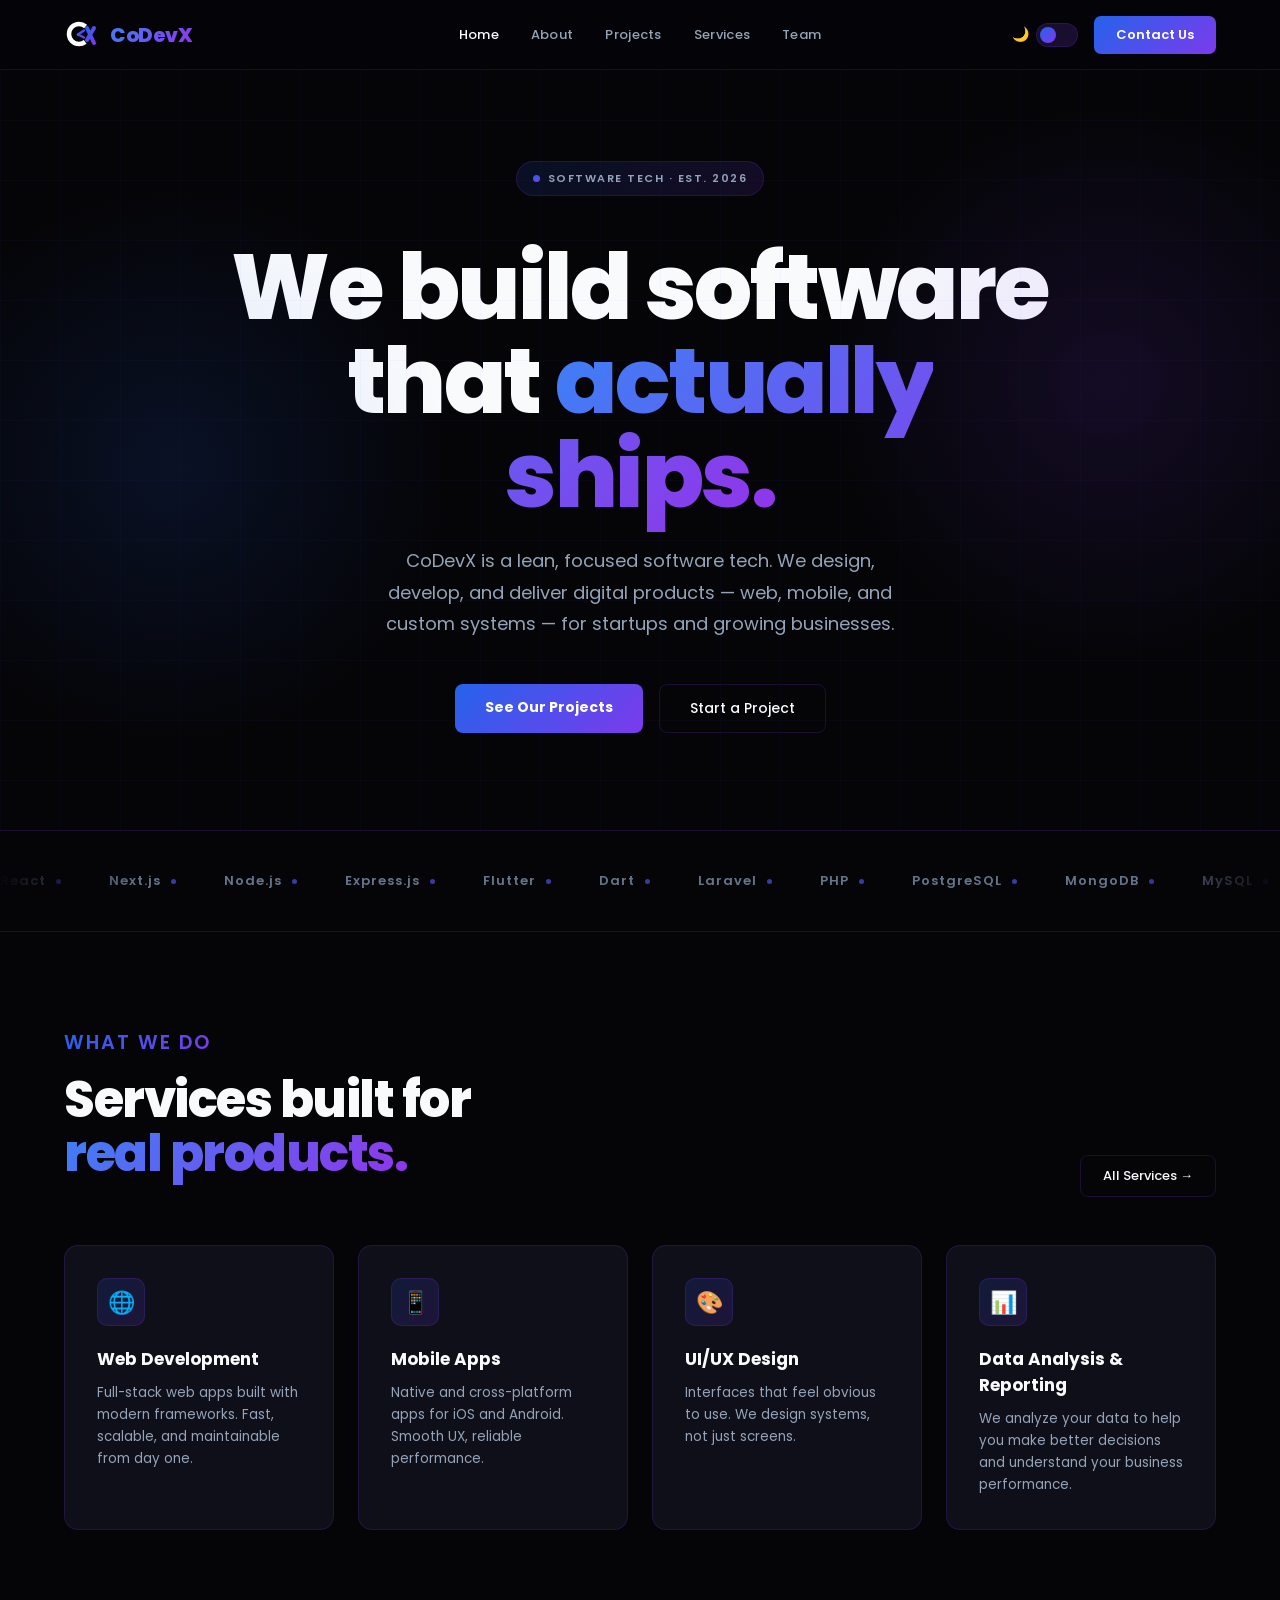
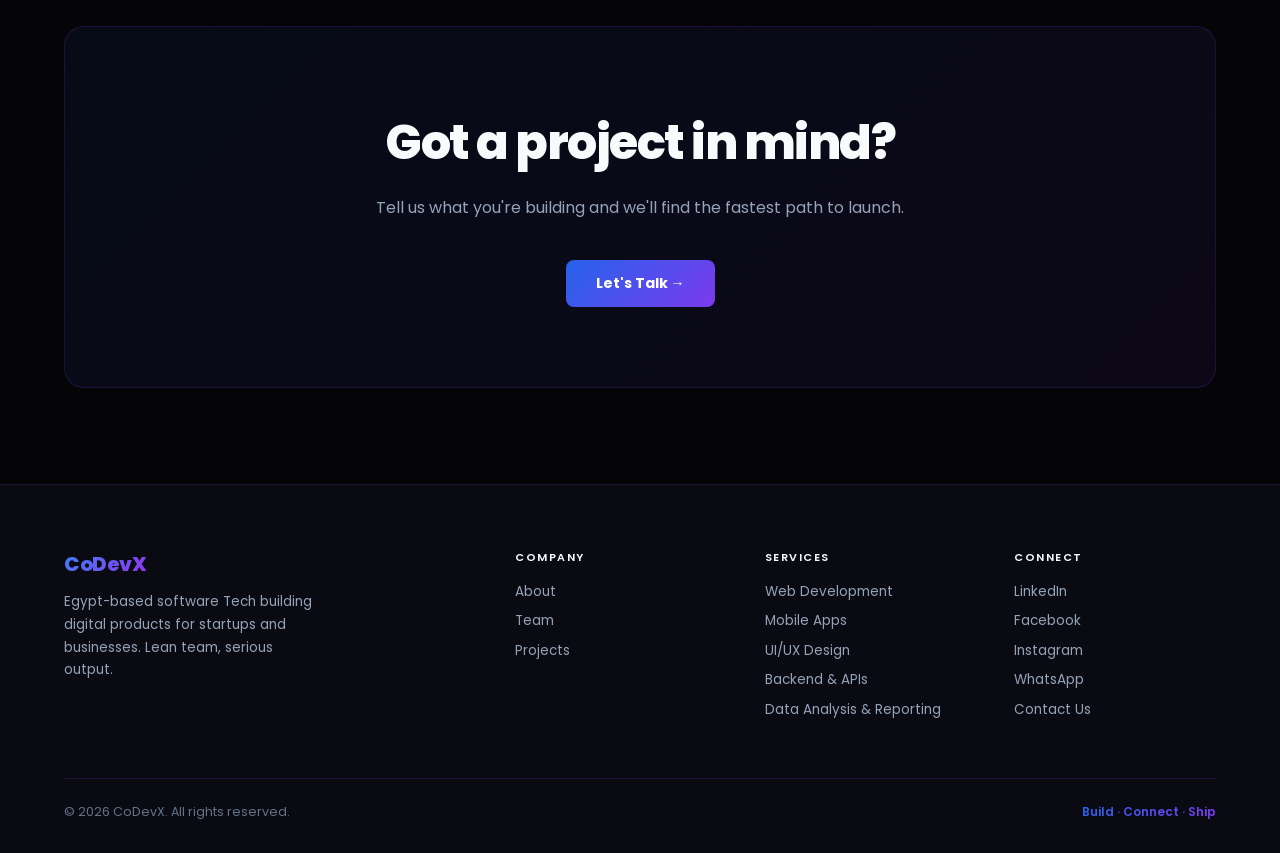
<file: index.html>
<!DOCTYPE html>
<html lang="en">
<head>
<meta charset="UTF-8"/>
<meta name="viewport" content="width=device-width,initial-scale=1"/>
<title>CoDevX — Software Tech</title>
<link rel="stylesheet" href="style.css"/>
<style>
/* HOME-SPECIFIC */
.hero{
  min-height:calc(100vh - 70px);
  padding-top:70px;
  display:flex;
  flex-direction:column;
  align-items:center;
  justify-content:center;
  text-align:center;
  padding-inline:5%;
  position:relative;
  overflow:hidden
}
.hero-glow-l{top:20%;left:-10%;background:radial-gradient(circle,rgba(37,99,235,.13) 0%,transparent 65%)}
.hero-glow-r{top:10%;right:-10%;background:radial-gradient(circle,rgba(124,58,237,.13) 0%,transparent 65%)}
.eyebrow{display:inline-flex;align-items:center;gap:8px;background:linear-gradient(135deg,rgba(37,99,235,.12),rgba(124,58,237,.12));border:1px solid var(--border);border-radius:20px;padding:8px 16px;font-size:11px;font-weight:600;color:var(--gray);letter-spacing:1.5px;text-transform:uppercase;margin-bottom:2.75rem;margin-top:2.75rem}
.eyebrow-dot{width:7px;height:7px;border-radius:50%;background:var(--grad);animation:pulse 2s infinite}
@keyframes pulse{0%,100%{opacity:1;transform:scale(1)}50%{opacity:.4;transform:scale(.7)}}
.hero h1{font-size:clamp(44px,7.5vw,92px);font-weight:800;line-height:1.02;letter-spacing:-2.5px;margin-bottom:1.5rem;max-width:860px}
.hero p{font-size:clamp(15px,2vw,18px);color:var(--gray);max-width:520px;line-height:1.75;margin-bottom:2.75rem}
.hero-btns{display:flex;gap:1rem;flex-wrap:wrap;justify-content:center}
.hero-stats{display:flex;gap:3rem;margin-top:5rem;flex-wrap:wrap;justify-content:center;padding-bottom:3rem}
.stat-num{font-size:38px;font-weight:800;background:var(--grad2);-webkit-background-clip:text;-webkit-text-fill-color:transparent;background-clip:text;line-height:1}
.stat-label{font-size:12px;color:var(--gray);margin-top:5px;letter-spacing:.5px}

/* MARQUEE */
.marquee-wrap{padding:2.5rem 0;border-top:1px solid var(--border);border-bottom:1px solid var(--border);overflow:hidden;position:relative}
.marquee-wrap::before,.marquee-wrap::after{content:'';position:absolute;top:0;width:140px;height:100%;z-index:2}
.marquee-wrap::before{left:0;background:linear-gradient(90deg,var(--bg),transparent)}
.marquee-wrap::after{right:0;background:linear-gradient(-90deg,var(--bg),transparent)}
.marquee-track{display:flex;gap:3rem;animation:scroll 22s linear infinite;width:max-content}
@keyframes scroll{from{transform:translateX(0)}to{transform:translateX(-50%)}}
.m-item{font-size:13px;font-weight:600;color:var(--gray2);letter-spacing:1px;white-space:nowrap;display:flex;align-items:center;gap:10px}
.m-dot{width:5px;height:5px;border-radius:50%;background:var(--grad);opacity:.7;flex-shrink:0}

/* SERVICES TEASER */
.services-grid{display:grid;grid-template-columns:repeat(auto-fit,minmax(260px,1fr));gap:1.5rem;margin-top:3rem}
.services-header{display:flex;justify-content:space-between;align-items:flex-end;flex-wrap:wrap;gap:1rem}

@media(max-width:768px){
  .hero h1{letter-spacing:-1.5px}
  .hero-stats{gap:1.75rem}
}
</style>
</head>
<body>

<main>
  <!-- HERO -->
  <div class="hero">
    <div class="grid-bg"></div>
    <div class="glow-blue glow-purple hero-glow-l" style="width:600px;height:600px"></div>
    <div class="glow-purple hero-glow-r" style="width:600px;height:600px"></div>

    <div class="eyebrow"><span class="eyebrow-dot"></span>Software Tech · Est. 2026</div>
    <h1>We build software<br>that <span class="accent">actually ships.</span></h1>
    <p>CoDevX is a lean, focused software tech. We design, develop, and deliver digital products — web, mobile, and custom systems — for startups and growing businesses.</p>
    <div class="hero-btns">
      <a href="work.html" class="btn-primary">See Our Projects</a>
      <a href="contact.html" class="btn-ghost">Start a Project</a>
    </div>
    <br>
    <br>
  </div>

  <!-- MARQUEE -->
  <div class="marquee-wrap">
    <div class="marquee-track">
      <span class="m-item">React<span class="m-dot"></span></span>
      <span class="m-item">Next.js<span class="m-dot"></span></span>
      <span class="m-item">Node.js<span class="m-dot"></span></span>
      <span class="m-item">Express.js<span class="m-dot"></span></span>
      <span class="m-item">Flutter<span class="m-dot"></span></span>
      <span class="m-item">Dart<span class="m-dot"></span></span>
      <span class="m-item">Laravel<span class="m-dot"></span></span>
      <span class="m-item">PHP<span class="m-dot"></span></span>
      <span class="m-item">PostgreSQL<span class="m-dot"></span></span>
      <span class="m-item">MongoDB<span class="m-dot"></span></span>
      <span class="m-item">MySQL<span class="m-dot"></span></span>
      <span class="m-item">Firebase<span class="m-dot"></span></span>
      <span class="m-item">AWS<span class="m-dot"></span></span>
      <span class="m-item">Docker<span class="m-dot"></span></span>
      <span class="m-item">Git<span class="m-dot"></span></span>
      <span class="m-item">GitHub<span class="m-dot"></span></span>
      <span class="m-item">TypeScript<span class="m-dot"></span></span>
      <span class="m-item">REST APIs<span class="m-dot"></span></span>
      <span class="m-item">Postman<span class="m-dot"></span></span>
      <span class="m-item">Figma<span class="m-dot"></span></span>
      <span class="m-item">React<span class="m-dot"></span></span>
      <span class="m-item">Next.js<span class="m-dot"></span></span>
      <span class="m-item">Node.js<span class="m-dot"></span></span>
      <span class="m-item">Express.js<span class="m-dot"></span></span>
      <span class="m-item">Flutter<span class="m-dot"></span></span>
      <span class="m-item">Dart<span class="m-dot"></span></span>
      <span class="m-item">Laravel<span class="m-dot"></span></span>
      <span class="m-item">PHP<span class="m-dot"></span></span>
      <span class="m-item">PostgreSQL<span class="m-dot"></span></span>
      <span class="m-item">MongoDB<span class="m-dot"></span></span>
      <span class="m-item">MySQL<span class="m-dot"></span></span>
      <span class="m-item">Firebase<span class="m-dot"></span></span>
      <span class="m-item">AWS<span class="m-dot"></span></span>
      <span class="m-item">Docker<span class="m-dot"></span></span>
      <span class="m-item">Git<span class="m-dot"></span></span>
      <span class="m-item">GitHub<span class="m-dot"></span></span>
      <span class="m-item">TypeScript<span class="m-dot"></span></span>
      <span class="m-item">REST APIs<span class="m-dot"></span></span>
      <span class="m-item">Postman<span class="m-dot"></span></span>
      <span class="m-item">Figma<span class="m-dot"></span></span>
    </div>
  </div>

  <!-- SERVICES TEASER -->
  <section>
    <div class="services-header">
      <div>
        <div class="section-label" style="font-size: larger;">What We Do</div>
        <h2 class="section-title">Services built for<br><span class="accent">real products.</span></h2>
      </div>
      <a href="services.html" class="btn-ghost" style="white-space:nowrap;padding:10px 22px;font-size:13px">All Services →</a>
    </div>
    <div class="services-grid">
      <div class="svc-card fade-in"><div class="svc-icon">🌐</div><h3>Web Development</h3><p>Full-stack web apps built with modern frameworks. Fast, scalable, and maintainable from day one.</p></div>
      <div class="svc-card fade-in"><div class="svc-icon">📱</div><h3>Mobile Apps</h3><p>Native and cross-platform apps for iOS and Android. Smooth UX, reliable performance.</p></div>
      <div class="svc-card fade-in"><div class="svc-icon">🎨</div><h3>UI/UX Design</h3><p>Interfaces that feel obvious to use. We design systems, not just screens.</p></div>
      <div class="svc-card fade-in"><div class="svc-icon">📊</div><h3>Data Analysis & Reporting</h3><p>We analyze your data to help you make better decisions and understand your business performance.</p></div>
    </div>
  </section>

  <!-- CTA BAND -->
  <div class="cta-band fade-in">
    <h2>Got a project in mind?</h2>
    <p>Tell us what you're building and we'll find the fastest path to launch.</p>
    <a href="contact.html" class="btn-primary">Let's Talk →</a>
  </div>
</main>

<script src="shared.js"></script>
</body>
</html>
</file>
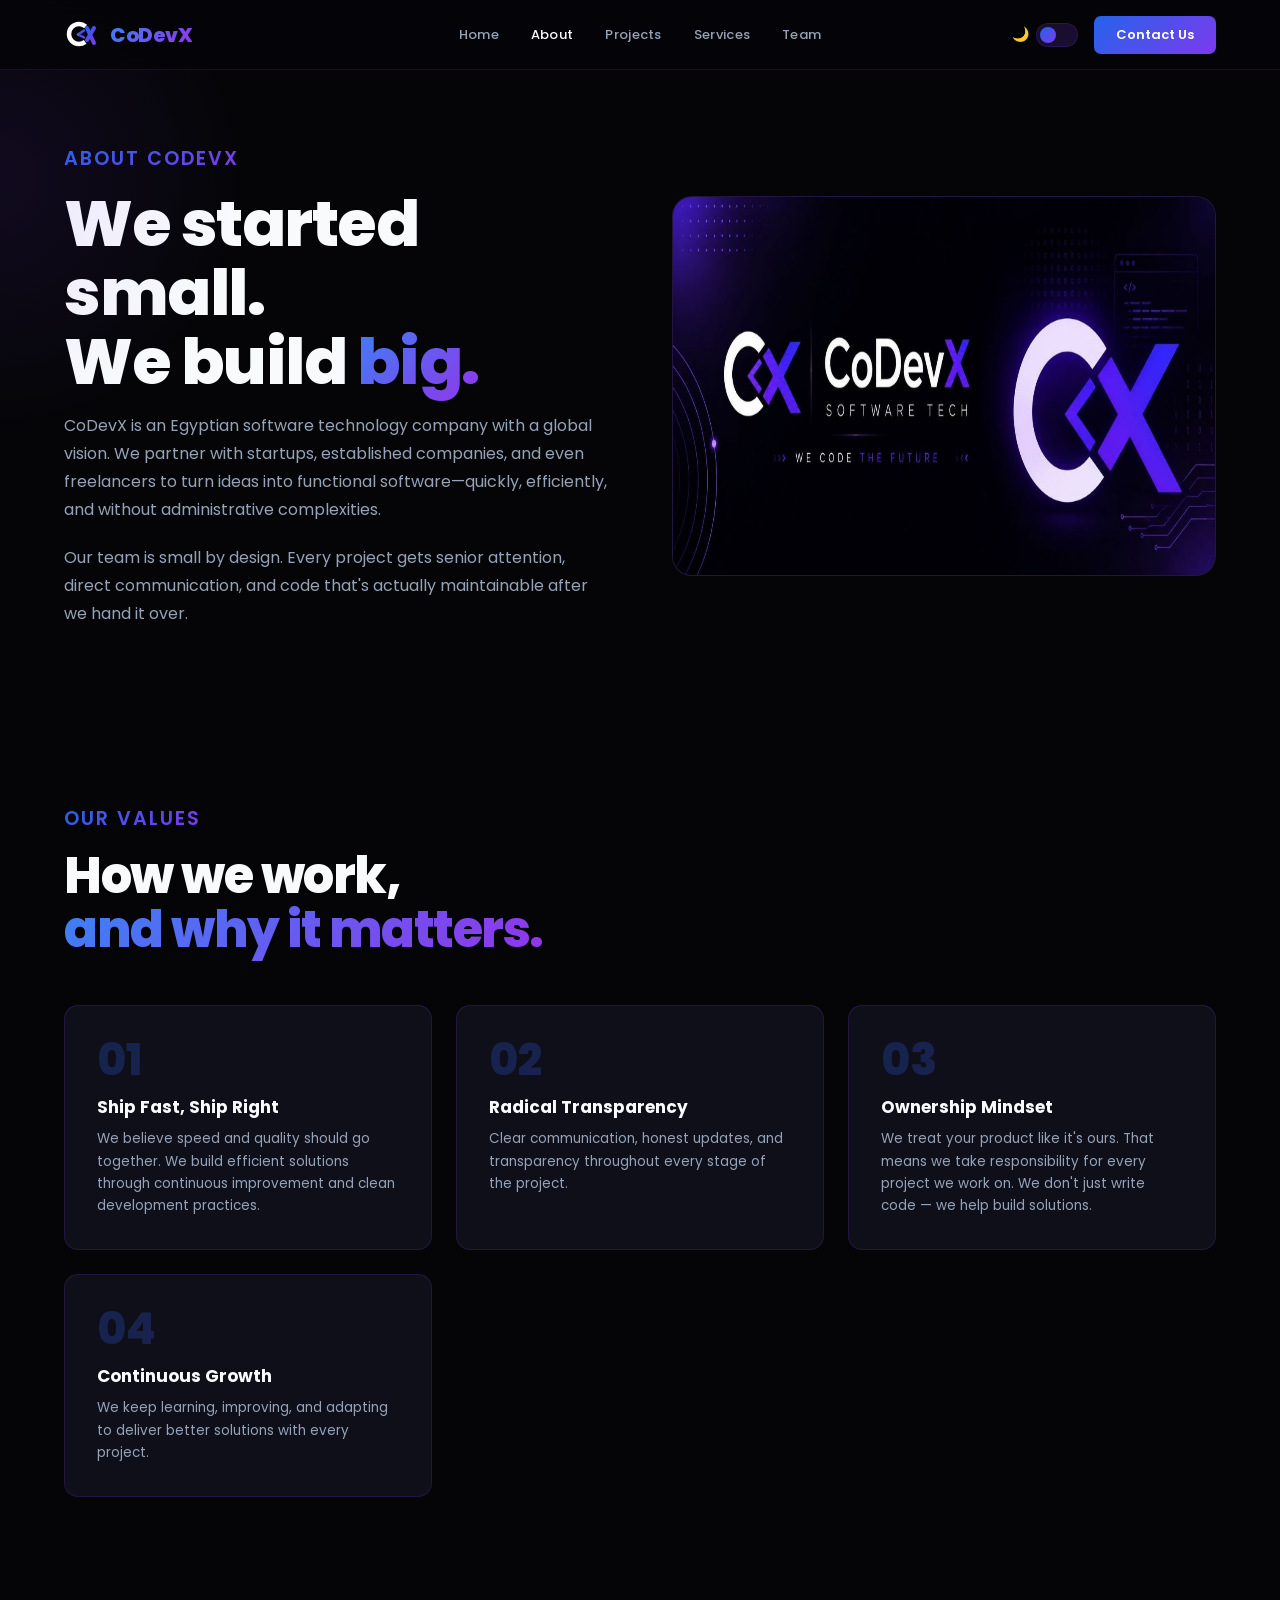
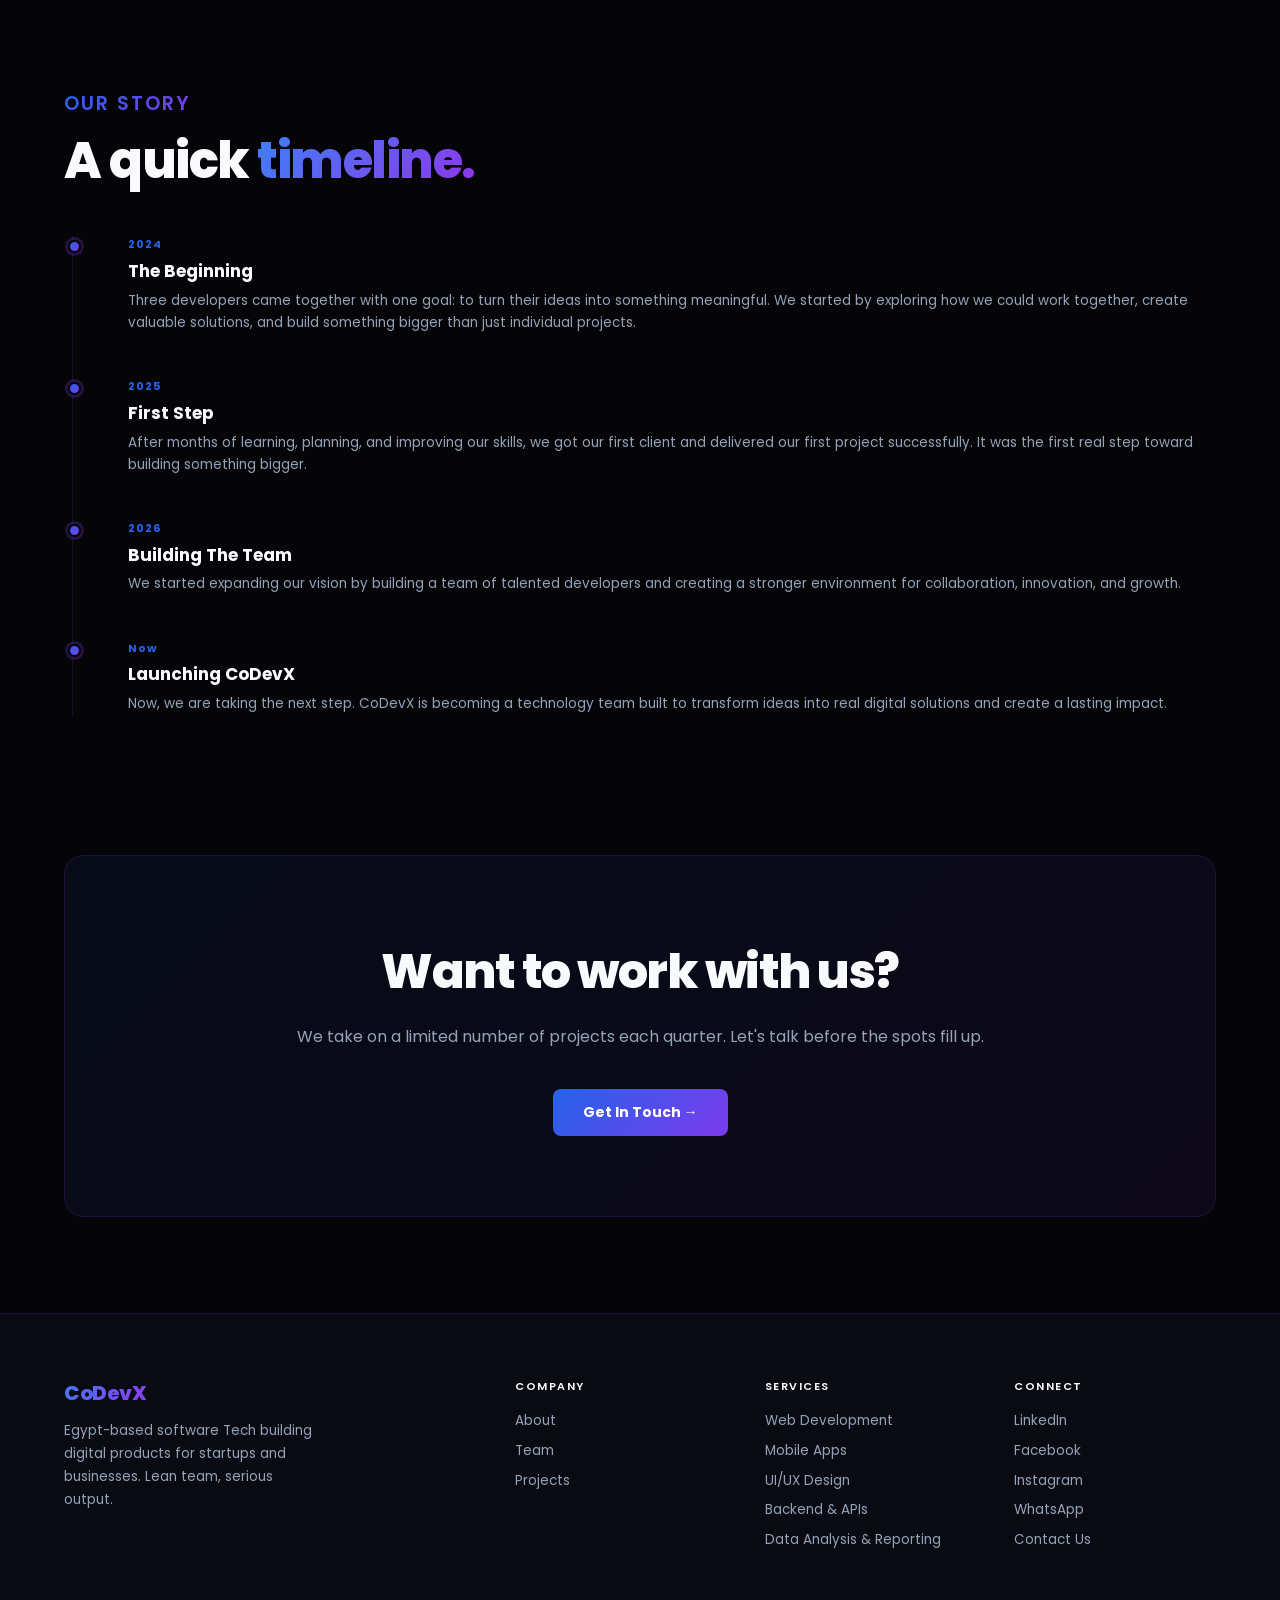
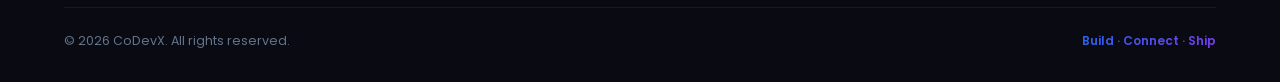
<file: about.html>
<!DOCTYPE html>
<html lang="en">
<head>
<meta charset="UTF-8"/>
<meta name="viewport" content="width=device-width,initial-scale=1"/>
<title>About — CoDevX</title>
<link rel="stylesheet" href="style.css"/>
<style>
.about-hero{padding:9rem 5% 5rem;display:grid;grid-template-columns:1fr 1fr;gap:4rem;align-items:center;position:relative;overflow:hidden}
.about-visual{background:var(--card);border:1px solid var(--border);border-radius:20px;height:380px;display:flex;align-items:center;justify-content:center;position:relative;overflow:hidden}
.about-visual-content{text-align:center;z-index:1}
.about-visual-icon{font-size:72px;margin-bottom:1.25rem;display:block}
.visual-logo-text{font-size:36px;font-weight:800;background:var(--grad2);-webkit-background-clip:text;-webkit-text-fill-color:transparent;background-clip:text;letter-spacing:-1px}
.visual-sub{font-size:12px;color:var(--gray2);margin-top:.4rem;letter-spacing:1px}
.visual-glow{position:absolute;inset:0;background:radial-gradient(circle at 50% 60%,rgba(124,58,237,.09),transparent 65%);pointer-events:none}

.values-grid{display:grid;grid-template-columns:repeat(3,1fr);gap:1.5rem;margin-top:3rem}
.value-card{padding:2rem;background:var(--card);border:1px solid var(--border);border-radius:14px;transition:.3s}
.value-card:hover{border-color:rgba(124,58,237,.35);transform:translateY(-3px)}
.value-num{font-size:44px;font-weight:800;background:linear-gradient(135deg,rgba(37,99,235,.25),rgba(124,58,237,.25));-webkit-background-clip:text;-webkit-text-fill-color:transparent;background-clip:text;line-height:1;margin-bottom:.75rem}
.value-card h3{font-size:17px;font-weight:700;margin-bottom:.5rem}
.value-card p{font-size:13.5px;color:var(--gray);line-height:1.65}

.timeline{margin-top:3rem;position:relative;padding-left:2rem}
.timeline::before{content:'';position:absolute;left:8px;top:0;bottom:0;width:1px;background:var(--border)}
.tl-item{position:relative;margin-bottom:2.75rem;padding-left:2rem}
.tl-dot{position:absolute;left:-1.75rem;top:4px;width:13px;height:13px;border-radius:50%;background:var(--grad);border:2px solid var(--bg);box-shadow:0 0 0 3px rgba(124,58,237,.25)}
.tl-year{font-size:11px;font-weight:700;background:var(--grad);-webkit-background-clip:text;-webkit-text-fill-color:transparent;background-clip:text;letter-spacing:1px;margin-bottom:.3rem}
.tl-item h3{font-size:17px;font-weight:700;margin-bottom:.35rem}
.tl-item p{font-size:13.5px;color:var(--gray);line-height:1.65}

@media(max-width:768px){
  .about-hero{grid-template-columns:1fr;padding-top:7rem}
  .about-visual{height:220px}
  .values-grid{grid-template-columns:1fr}
}
</style>
</head>
<body>

<main>
  <!-- HERO -->
  <div class="about-hero">
    <div class="glow-purple" style="top:-10%;left:-20%;width:500px;height:500px;position:absolute"></div>
    <div>
      <div class="section-label" style="font-size: larger;">About CoDevX</div>
      <h1 class="section-title" style="font-size:clamp(36px,5vw,64px)">We started small.<br>We build <span class="accent">big.</span></h1>
      <p style="color:var(--gray);font-size:16px;line-height:1.75;margin-bottom:1.25rem">CoDevX is an Egyptian software technology company with a global vision. We partner with startups, established companies, and even freelancers to turn ideas into functional software—quickly, efficiently, and without administrative complexities.</p>
      <p style="color:var(--gray);font-size:16px;line-height:1.75">Our team is small by design. Every project gets senior attention, direct communication, and code that's actually maintainable after we hand it over.</p>
    </div>
    <div class="about-visual fade-in">
      <img style="width:100%;height:100%" src="CoDevX-COVER.jpg" alt="CoDevX">
    </div>
  </div>

  <!-- VALUES -->
  <section>
    <div class="section-label" style="font-size: larger;">Our Values</div>
    <h2 class="section-title">How we work,<br><span class="accent">and why it matters.</span></h2>
    <div class="values-grid">
      <div class="value-card fade-in">
        <div class="value-num">01</div>
        <h3>Ship Fast, Ship Right</h3>
        <p>We believe speed and quality should go together. We build efficient solutions through continuous improvement and clean development practices.</p>
      </div>
      <div class="value-card fade-in">
        <div class="value-num">02</div>
        <h3>Radical Transparency</h3>
        <p>Clear communication, honest updates, and transparency throughout every stage of the project.</p>
      </div>
      <div class="value-card fade-in">
        <div class="value-num">03</div>
        <h3>Ownership Mindset</h3>
        <p>We treat your product like it's ours. That means we take responsibility for every project we work on. We don't just write code — we help build solutions.</p>
      </div>
      <div class="value-card fade-in">
        <div class="value-num">04</div>
        <h3>Continuous Growth</h3>
        <p>We keep learning, improving, and adapting to deliver better solutions with every project.</p>
      </div>
    </div>
  </section>

  <!-- TIMELINE -->
  <section>
    <div class="section-label" style="font-size: larger;">Our Story</div>
    <h2 class="section-title">A quick <span class="accent">timeline.</span></h2>
    <div class="timeline">
      <div class="tl-item fade-in">
        <div class="tl-dot"></div>
        <div class="tl-year">2024</div>
        <h3>The Beginning</h3>
        <p>Three developers came together with one goal: to turn their ideas into something meaningful. We started by exploring how we could work together, create valuable solutions, and build something bigger than just individual projects.</p>
      </div>
      <div class="tl-item fade-in">
        <div class="tl-dot"></div>
        <div class="tl-year">2025</div>
        <h3>First Step</h3>
        <p>After months of learning, planning, and improving our skills, we got our first client and delivered our first project successfully. It was the first real step toward building something bigger.</p>
      </div>
      <div class="tl-item fade-in">
        <div class="tl-dot"></div>
        <div class="tl-year">2026</div>
        <h3>Building The Team</h3>
        <p>We started expanding our vision by building a team of talented developers and creating a stronger environment for collaboration, innovation, and growth.</p>
      </div>
      <div class="tl-item fade-in">
        <div class="tl-dot"></div>
        <div class="tl-year">Now</div>
        <h3>Launching CoDevX</h3>
        <p>Now, we are taking the next step. CoDevX is becoming a technology team built to transform ideas into real digital solutions and create a lasting impact.</p>
      </div>
    </div>
  </section>

  <div class="cta-band fade-in">
    <h2>Want to work with us?</h2>
    <p>We take on a limited number of projects each quarter. Let's talk before the spots fill up.</p>
    <a href="contact.html" class="btn-primary">Get In Touch →</a>
  </div>
</main>

<script src="shared.js"></script>
</body>
</html>
</file>
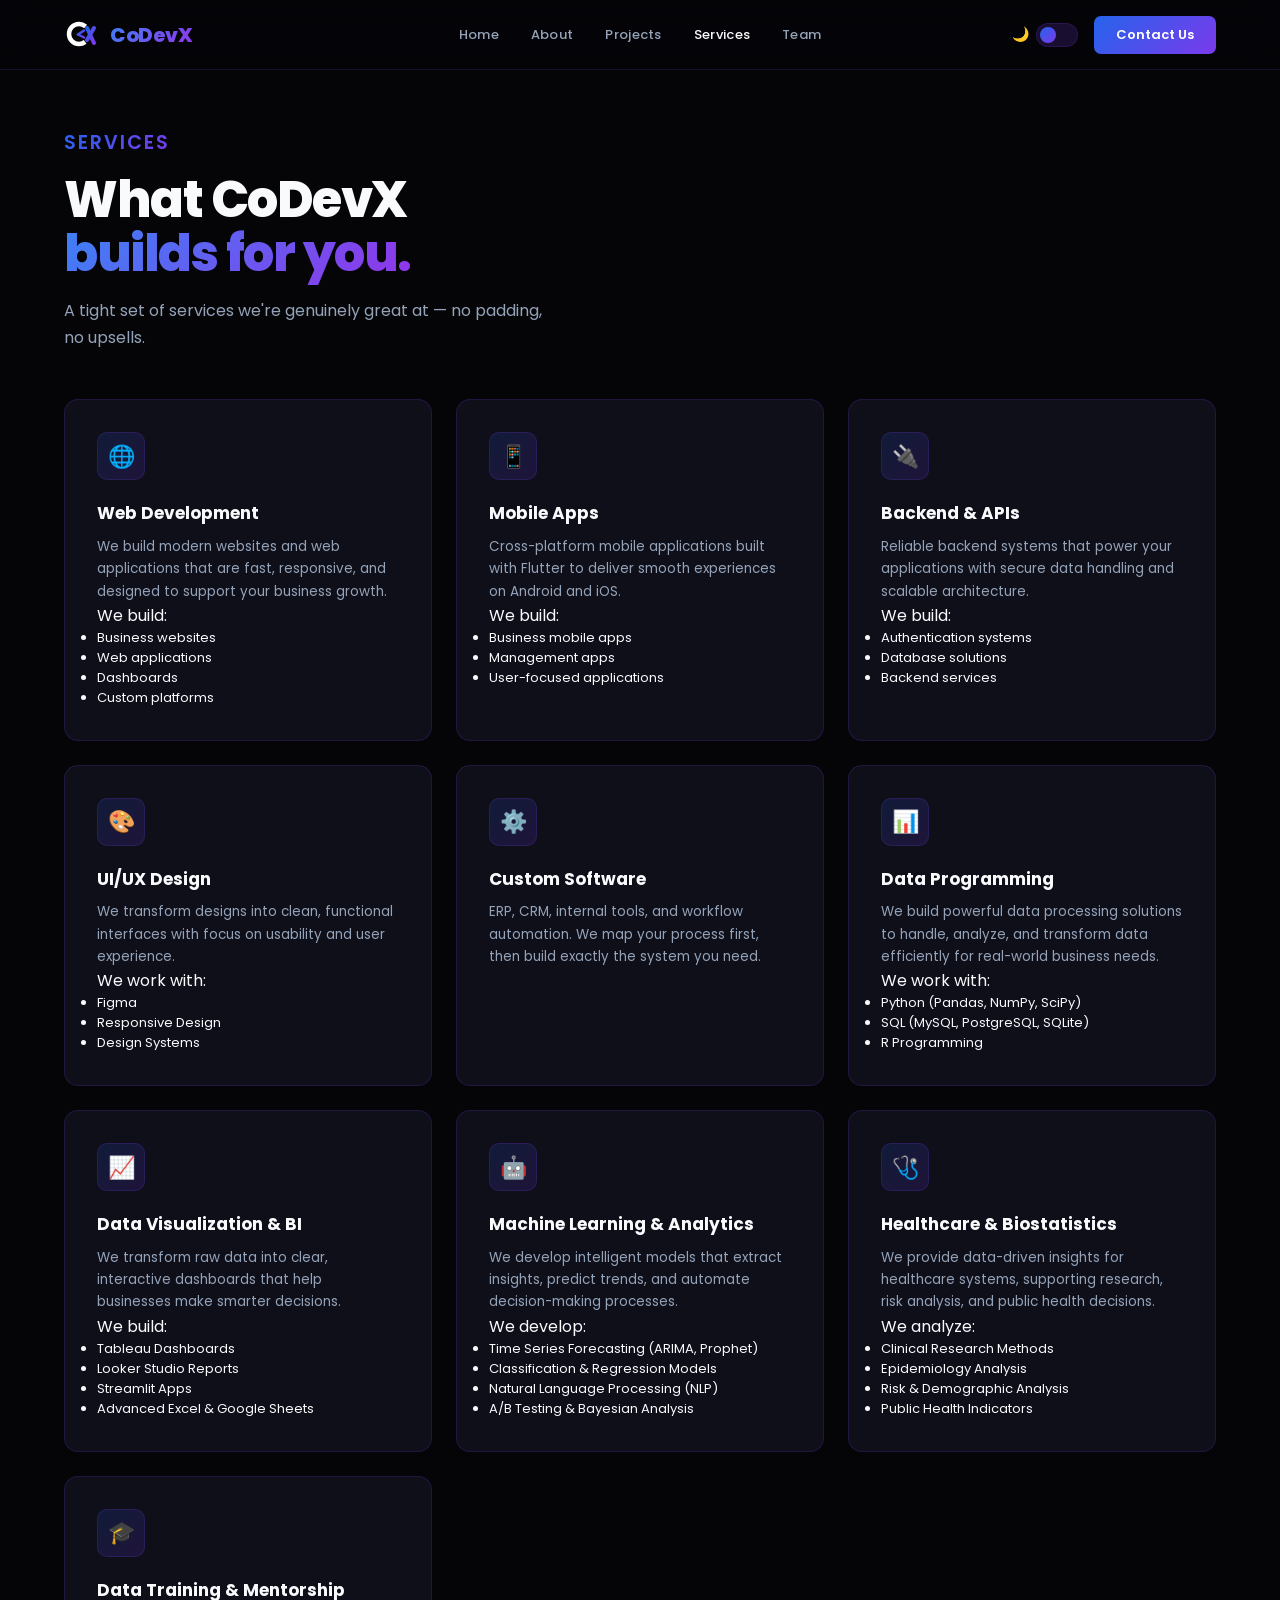
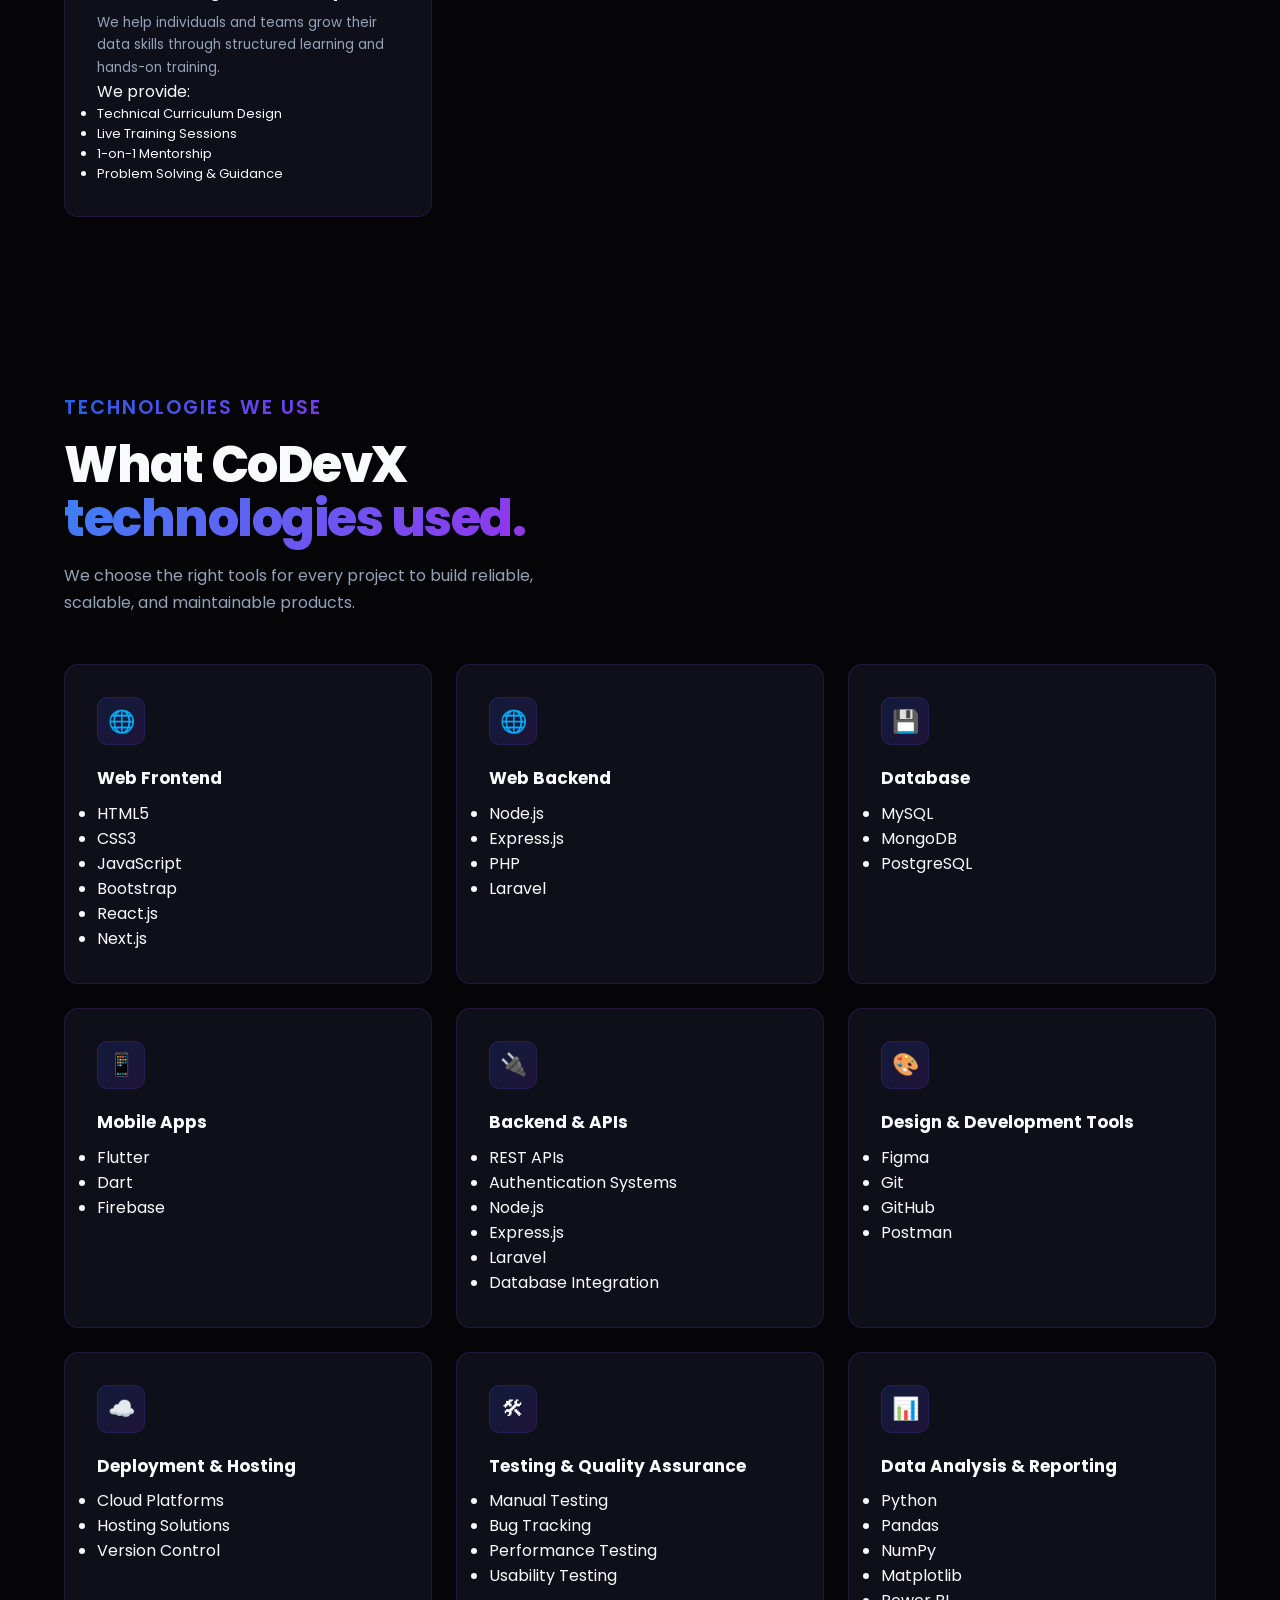
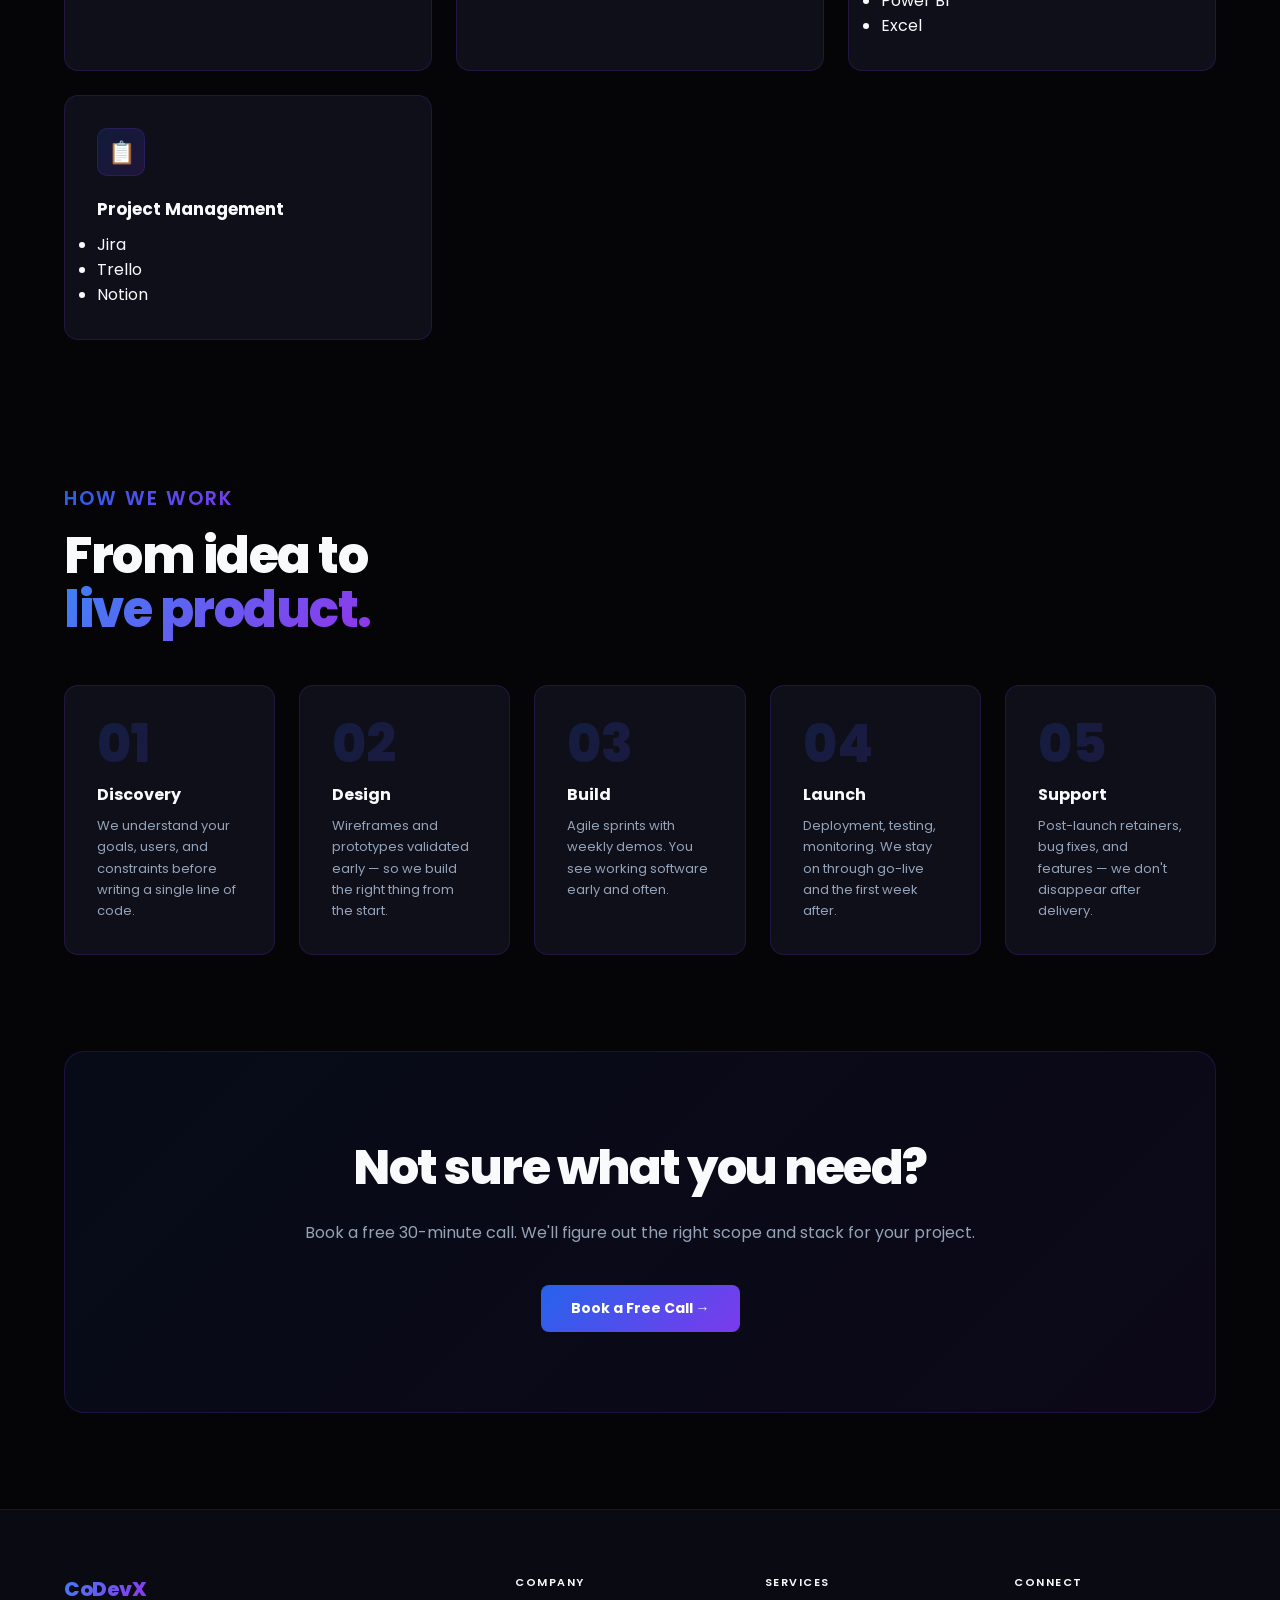
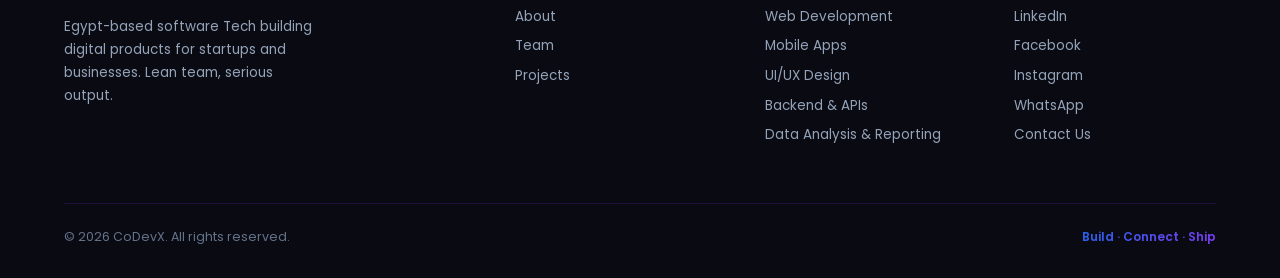
<file: services.html>
<!DOCTYPE html>
<html lang="en">
<head>
<meta charset="UTF-8"/>
<meta name="viewport" content="width=device-width,initial-scale=1"/>
<title>Services — CoDevX</title>
<link rel="stylesheet" href="style.css"/>
<style>
.services-full{display:grid;grid-template-columns:repeat(auto-fit,minmax(300px,1fr));gap:1.5rem;margin-top:3rem}
.process-steps{display:grid;grid-template-columns:repeat(auto-fit,minmax(180px,1fr));gap:1.5rem;margin-top:3rem}
.process-step{background:var(--card);border:1px solid var(--border);border-radius:14px;padding:2rem;position:relative;transition:.3s}
.process-step:hover{border-color:rgba(124,58,237,.35);transform:translateY(-3px)}
.step-num{font-size:52px;font-weight:800;background:linear-gradient(135deg,rgba(37,99,235,.18),rgba(124,58,237,.18));-webkit-background-clip:text;-webkit-text-fill-color:transparent;background-clip:text;line-height:1;margin-bottom:.75rem}
.process-step h3{font-size:16px;font-weight:700;margin-bottom:.5rem}
.process-step p{font-size:13px;color:var(--gray);line-height:1.65}
.connector{display:none}
@media(min-width:900px){
  .process-steps{position:relative}
}
</style>
</head>
<body>

<main>
  <!-- HEADER -->
  <section style="padding-top:8rem;padding-bottom:3rem">
    <div class="section-label" style="font-size: larger;">Services</div>
    <h2 class="section-title">What CoDevX<br><span class="accent">builds for you.</span></h2>
    <p class="section-sub">A tight set of services we're genuinely great at — no padding, no upsells.</p>
    <div class="services-full">
      <div class="svc-card fade-in">
        <div class="svc-icon">🌐</div>
        <h3>Web Development</h3>
        <p>We build modern websites and web applications that are fast, responsive, and designed to support your business growth.<br>

          <ul>We build:
            <li style="font-size:small;">Business websites</li>
            <li style="font-size:small;">Web applications</li>
            <li style="font-size:small;">Dashboards</li>
            <li style="font-size:small;">Custom platforms</li>
          </ul>
        </p>
      </div>
      <div class="svc-card fade-in">
        <div class="svc-icon">📱</div>
        <h3>Mobile Apps</h3>
        <p>Cross-platform mobile applications built with Flutter to deliver smooth experiences on Android and iOS.
           <ul>We build:
            <li style="font-size:small;">Business mobile apps</li>
            <li style="font-size:small;">Management apps</li>
            <li style="font-size:small;">User-focused applications</li>
          </ul> 
        </p>
      </div>
      <div class="svc-card fade-in">
        <div class="svc-icon">🔌</div>
        <h3> Backend & APIs</h3>
        <p>Reliable backend systems that power your applications with secure data handling and scalable architecture.
          <ul>We build:
            <li style="font-size:small;">Authentication systems</li>
            <li style="font-size:small;">Database solutions</li>
            <li style="font-size:small;">Backend services</li>
          </ul> 
        </p>
      </div>
      <div class="svc-card fade-in">
        <div class="svc-icon">🎨</div>
        <h3>UI/UX Design</h3>
        <p>We transform designs into clean, functional interfaces with focus on usability and user experience.
          <ul>We work with:
            <li style="font-size:small;">Figma </li>
            <li style="font-size:small;">Responsive Design</li>
            <li style="font-size:small;">Design Systems</li>
          </ul> 
        </p>
      </div>
      <div class="svc-card fade-in">
        <div class="svc-icon">⚙️</div>
        <h3>Custom Software</h3>
        <p>ERP, CRM, internal tools, and workflow automation. We map your process first, then build exactly the system you need.</p>
      </div>
      <div class="svc-card fade-in">
        <div class="svc-icon">📊</div>
        <h3>Data Programming</h3>
        <p>We build powerful data processing solutions to handle, analyze, and transform data efficiently for real-world business needs.
          <ul>We work with:
            <li style="font-size:small;">Python (Pandas, NumPy, SciPy) </li>
            <li style="font-size:small;">SQL (MySQL, PostgreSQL, SQLite)</li>
            <li style="font-size:small;">R Programming</li>
          </ul> 
        </p>
      </div>
      <div class="svc-card fade-in">
        <div class="svc-icon">📈</div>
        <h3>Data Visualization & BI</h3>
        <p>We transform raw data into clear, interactive dashboards that help businesses make smarter decisions.
          <ul>We build:
            <li style="font-size:small;">Tableau Dashboards</li>
            <li style="font-size:small;">Looker Studio Reports</li>
            <li style="font-size:small;">Streamlit Apps</li>
            <li style="font-size:small;">Advanced Excel & Google Sheets</li>
          </ul> 
        </p>
      </div>
      <div class="svc-card fade-in">
        <div class="svc-icon">🤖</div>
        <h3>Machine Learning & Analytics</h3>
        <p>We develop intelligent models that extract insights, predict trends, and automate decision-making processes.
          <ul>We develop:
            <li style="font-size:small;">Time Series Forecasting (ARIMA, Prophet)</li>
            <li style="font-size:small;">Classification & Regression Models</li>
            <li style="font-size:small;">Natural Language Processing (NLP)</li>
            <li style="font-size:small;">A/B Testing & Bayesian Analysis</li>
          </ul> 
        </p>
      </div>
      <div class="svc-card fade-in">
        <div class="svc-icon">🩺</div>
        <h3>Healthcare & Biostatistics</h3>
        <p>We provide data-driven insights for healthcare systems, supporting research, risk analysis, and public health decisions.
          <ul>We analyze:
            <li style="font-size:small;">Clinical Research Methods</li>
            <li style="font-size:small;">Epidemiology Analysis</li>
            <li style="font-size:small;">Risk & Demographic Analysis</li>
            <li style="font-size:small;">Public Health Indicators</li>
          </ul> 
        </p>
      </div>
      <div class="svc-card fade-in">
        <div class="svc-icon">🎓</div>
        <h3>Data Training & Mentorship</h3>
        <p>We help individuals and teams grow their data skills through structured learning and hands-on training.
          <ul>We provide:
            <li style="font-size:small;">Technical Curriculum Design</li>
            <li style="font-size:small;">Live Training Sessions</li>
            <li style="font-size:small;">1-on-1 Mentorship</li>
            <li style="font-size:small;">Problem Solving & Guidance</li>
          </ul> 
        </p>
      </div>
    </div>
  </section>
  <!--Technologies We Use-->
  <section style="padding-top:8rem;padding-bottom:3rem">
    <div class="section-label" style="font-size: larger;">Technologies We Use</div>
    <h2 class="section-title">What CoDevX<br><span class="accent">technologies used.</span></h2>
    <p class="section-sub">We choose the right tools for every project to build reliable, scalable, and maintainable products.</p>
    <div class="services-full">
      <div class="svc-card fade-in">
        <div class="svc-icon">🌐</div>
        <h3>Web Frontend</h3>
          <ul>
            <li style="font-size:medium;">HTML5</li>
            <li style="font-size:medium;">CSS3</li>
            <li style="font-size:medium;">JavaScript</li>
            <li style="font-size:medium;">Bootstrap</li>
            <li style="font-size:medium;">React.js</li>
            <li style="font-size:medium;">Next.js</li>
          </ul>
      </div>
      <div class="svc-card fade-in">
        <div class="svc-icon">🌐</div>
        <h3>Web Backend</h3>
          <ul>
            <li style="font-size:medium;">Node.js</li>
            <li style="font-size:medium;">Express.js</li>
            <li style="font-size:medium;">PHP</li>
            <li style="font-size:medium;">Laravel</li>
          </ul>
      </div>
      <div class="svc-card fade-in">
        <div class="svc-icon">💾</div>
        <h3>Database</h3>
          <ul>
            <li style="font-size:medium;">MySQL</li>
            <li style="font-size:medium;">MongoDB</li>
            <li style="font-size:medium;">PostgreSQL</li>
          </ul>
      </div>
      <div class="svc-card fade-in">
        <div class="svc-icon">📱</div>
        <h3>Mobile Apps</h3>
         <ul>
            <li style="font-size:medium;">Flutter</li>
            <li style="font-size:medium;">Dart</li>
            <li style="font-size:medium;">Firebase</li>
          </ul>
          </ul>
      </div>   
      <div class="svc-card fade-in">
        <div class="svc-icon">🔌</div>
        <h3> Backend & APIs</h3>
          <ul>
            <li style="font-size:medium;">REST APIs</li>
            <li style="font-size:medium;">Authentication Systems</li>
            <li style="font-size:medium;">Node.js</li>
            <li style="font-size:medium;">Express.js</li>
            <li style="font-size:medium;">Laravel</li>
            <li style="font-size:medium;">Database Integration</li>
          </ul>
      </div>
      <div class="svc-card fade-in">
        <div class="svc-icon">🎨</div>
        <h3>Design & Development Tools</h3>
          <ul>
            <li style="font-size:medium;">Figma</li>
            <li style="font-size:medium;">Git</li>
            <li style="font-size:medium;">GitHub</li>
            <li style="font-size:medium;">Postman</li>
          </ul>
      </div>
      <div class="svc-card fade-in">
        <div class="svc-icon">☁️</div>
        <h3>Deployment & Hosting</h3>
          <ul>
            <li style="font-size:medium;">Cloud Platforms</li>
            <li style="font-size:medium;">Hosting Solutions</li>
            <li style="font-size:medium;">Version Control</li>
          </ul>      
      </div>
      <div class="svc-card fade-in">
        <div class="svc-icon">🛠</div>
        <h3>Testing & Quality Assurance</h3>
          <ul>
            <li style="font-size:medium;">Manual Testing</li>
            <li style="font-size:medium;">Bug Tracking</li>
            <li style="font-size:medium;">Performance Testing</li>
            <li style="font-size:medium;">Usability Testing</li>
          </ul>      
      </div>
      <div class="svc-card fade-in">
        <div class="svc-icon">📊</div>
        <h3>Data Analysis & Reporting</h3>
          <ul>
            <li style="font-size:medium;">Python</li>
            <li style="font-size:medium;">Pandas</li>
            <li style="font-size:medium;">NumPy</li>
            <li style="font-size:medium;">Matplotlib</li>
            <li style="font-size:medium;">Power BI</li>
            <li style="font-size:medium;">Excel</li>
          </ul>
      </div>
      <div class="svc-card fade-in">
        <div class="svc-icon">📋</div>
        <h3>Project Management</h3>
          <ul>
            <li style="font-size:medium;">Jira</li>
            <li style="font-size:medium;">Trello</li>
            <li style="font-size:medium;">Notion </li>
          </ul>      
      </div>
    </div>
  </section>

  <!-- PROCESS -->
  <section>
    <div class="section-label"style="font-size: larger;">How We Work</div>
    <h2 class="section-title">From idea to<br><span class="accent">live product.</span></h2>
    <div class="process-steps">
      <div class="process-step fade-in"><div class="step-num">01</div><h3>Discovery</h3><p>We understand your goals, users, and constraints before writing a single line of code.</p></div>
      <div class="process-step fade-in"><div class="step-num">02</div><h3>Design</h3><p>Wireframes and prototypes validated early — so we build the right thing from the start.</p></div>
      <div class="process-step fade-in"><div class="step-num">03</div><h3>Build</h3><p>Agile sprints with weekly demos. You see working software early and often.</p></div>
      <div class="process-step fade-in"><div class="step-num">04</div><h3>Launch</h3><p>Deployment, testing, monitoring. We stay on through go-live and the first week after.</p></div>
      <div class="process-step fade-in"><div class="step-num">05</div><h3>Support</h3><p>Post-launch retainers, bug fixes, and features — we don't disappear after delivery.</p></div>
    </div>
  </section>

  <div class="cta-band fade-in">
    <h2>Not sure what you need?</h2>
    <p>Book a free 30-minute call. We'll figure out the right scope and stack for your project.</p>
    <a href="contact.html" class="btn-primary">Book a Free Call →</a>
  </div>
</main>

<script src="shared.js"></script>
</body>
</html>
</file>
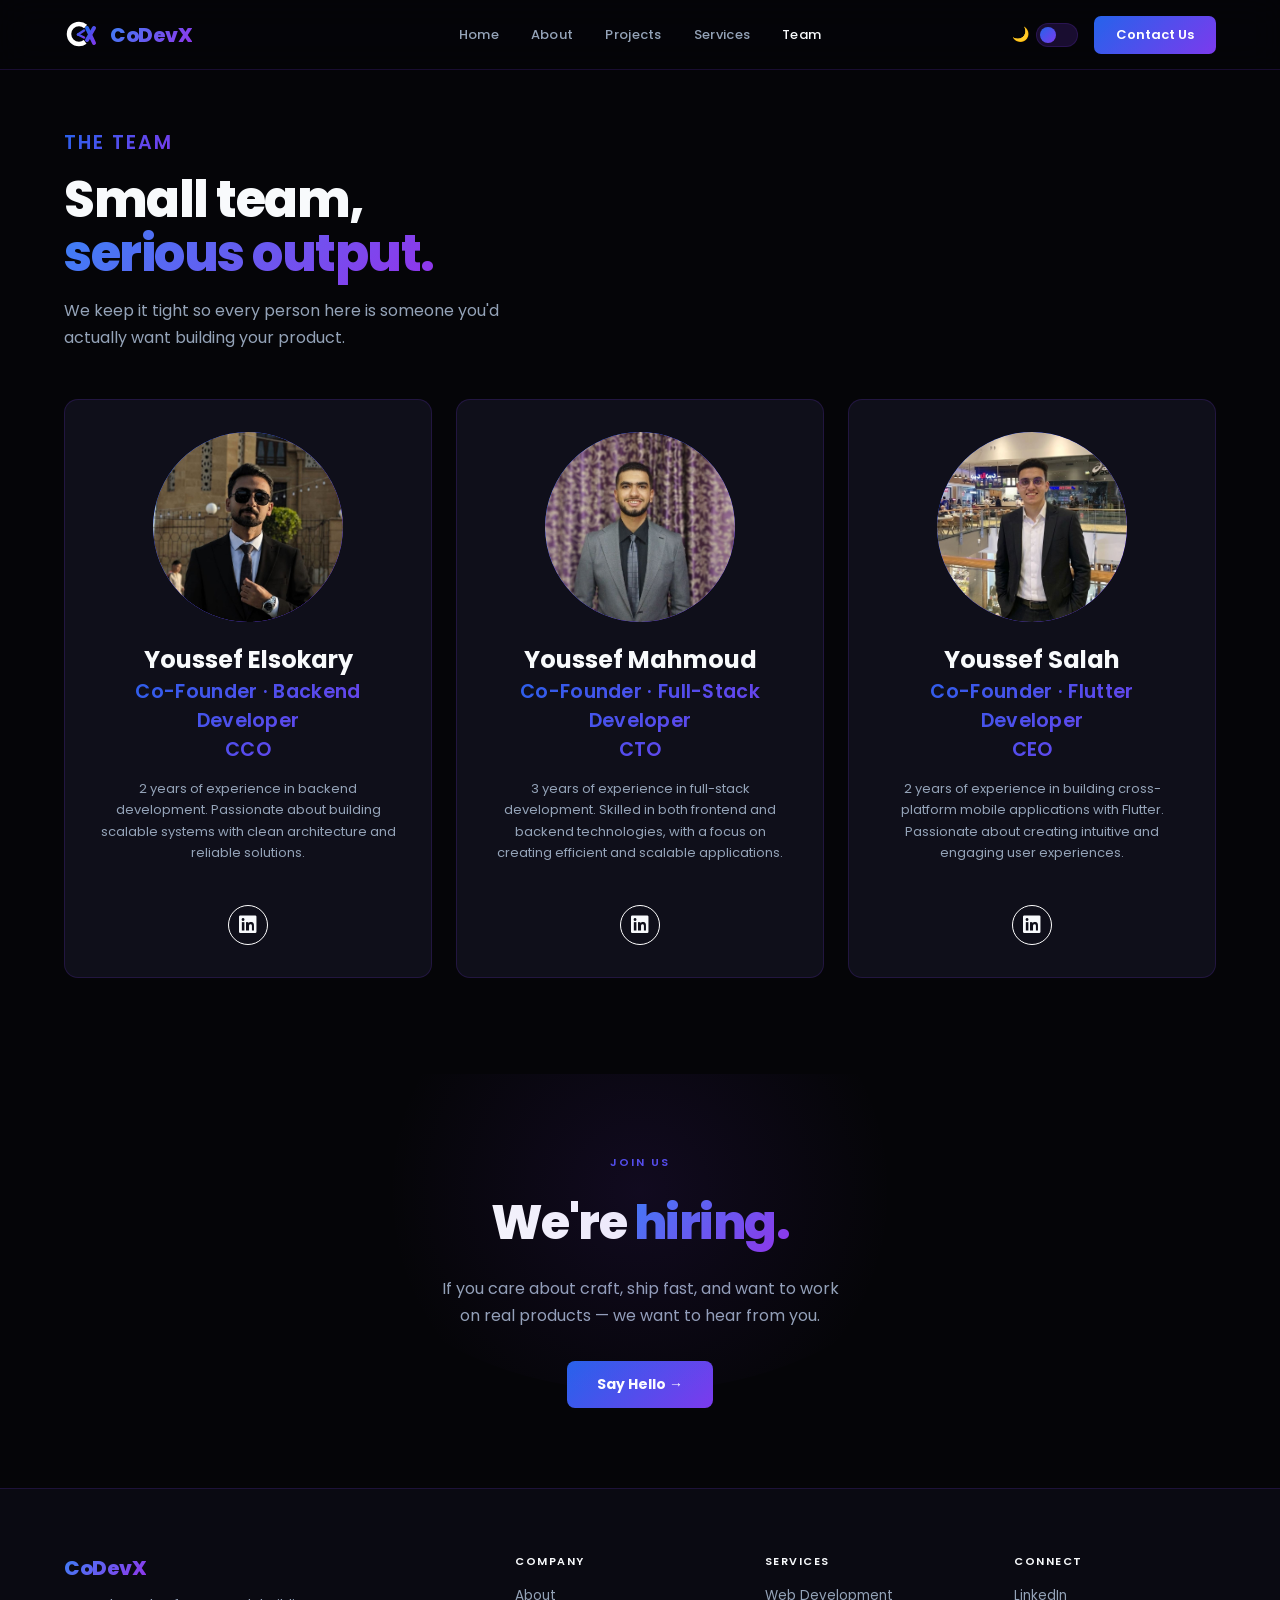
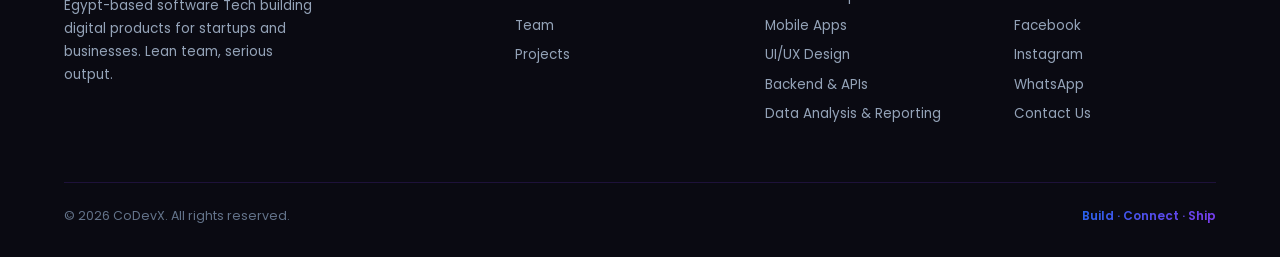
<file: team.html>
<!DOCTYPE html>
<html lang="en">
<head>
<meta charset="UTF-8"/>
<meta name="viewport" content="width=device-width,initial-scale=1"/>
<title>Team — CoDevX</title>
<link rel="stylesheet" href="style.css"/>
<link rel="stylesheet" href="https://cdnjs.cloudflare.com/ajax/libs/font-awesome/6.5.0/css/all.min.css">
<style>
.team-grid{
  display:grid;
  grid-template-columns:repeat(auto-fit,minmax(240px,1fr));
  gap:1.5rem;
  margin-top:3rem
}
.team-card{
  background:var(--card);
  border:1px solid var(--border);
  border-radius:14px;
  padding:2rem;
  text-align:center;
  transition:.3s
}
.team-card:hover{
  border-color:#7c3aed59;
  transform:translateY(-4px)
}
.avatar {
  width: 190px;
  height: 190px;
  border-radius: 50%;
  overflow: hidden; 
  display: flex;
  align-items: center;
  justify-content: center;
  margin: 0 auto 1.25rem;
  position: relative;
}
.avatar img {
  width: 100%;
  height: 100%;
  object-fit: cover;
  object-position: center top; 
  transition: 0.3s;
  border-radius: 50%;
  image-rendering: auto;
}
.avatar::after{
  content:'';
  position:absolute;
  inset:-2px;
  border-radius:50%;
  background:var(--grad);
  z-index:-1
}
.avatar:hover img {
  transform: scale(1.08);
}
.team-links {
  margin-top: 1rem;
}
.team-links a {
  display: inline-flex;
  align-items: center;
  justify-content: center;
  width: 40px;
  height: 40px;
  border-radius: 50%;
  text-decoration: none;
  border: 1px solid #ffffff;
  transition: 0.3s;
}
.team-links i {
  font-size: 20px;   
  color: var(--white);     
}
.team-links a:hover {
  background: var(--white);
}
.team-links a:hover i {
  color: #7c3aed59; 
}
.team-card h3{
  font-size:17px;
  font-weight:700;
  margin-bottom:.25rem
}
.team-role{
  font-size:12px;
  font-weight:600;
  background:var(--grad);
  -webkit-background-clip:text;
  -webkit-text-fill-color:transparent;
  background-clip:text;
  margin-bottom:.85rem;
  letter-spacing:.3px
}
.team-card p{
  font-size:13px;
  color:var(--gray);
  line-height:1.65
}
.hiring-band{
  text-align:center;
  padding:5rem 5%;
  position:relative;
  overflow:hidden
}
.hiring-band h2{
  font-size:clamp(28px,4vw,48px);
  font-weight:800;
  letter-spacing:-1.5px;
  margin-bottom:1rem
}
.hiring-band p{
  color:var(--gray);
  font-size:16px;
  max-width:420px;
  margin:0 auto 2rem;
  line-height:1.7
}
</style>
</head>
<body>

<main>
  <section style="padding-top:8rem">
    <div class="section-label" style="font-size: larger;">The Team </div>
    <h2 class="section-title">Small team,<br><span class="accent">serious output.</span></h2>
    <p class="section-sub">We keep it tight so every person here is someone you'd actually want building your product.</p>

    
    <div class="team-grid">
      <div class="team-card fade-in">
        <div class="avatar">
          <img src="sugar.jpg" alt="YM" loading="lazy">
        </div>
        <h2>Youssef Elsokary</h2>
        <div class="team-role" style="font-size: larger;">Co-Founder · Backend Developer<br>CCO</div>

        <p>2 years of experience in backend development. Passionate about building scalable systems with clean architecture and reliable solutions.</p>
        <br>
        <div class="team-links">
          <a href="https://www.linkedin.com/in/youssef-elsokary-1b558a394/" target="_blank">
            <i class="fab fa-linkedin"></i>
          </a>
        </div>
      </div>

      <div class="team-card fade-in">
        <div class="avatar">
          <img src="profile.jpg" alt="YM" loading="lazy">
        </div>
        <h2>Youssef Mahmoud</h2>
        <div class="team-role" style="font-size: larger;">Co-Founder · Full-Stack Developer<br>CTO</div>
        <p>3 years of experience in full-stack development. Skilled in both frontend and backend technologies, with a focus on creating efficient and scalable applications.</p>
        <br>
        <div class="team-links">
          <a href="https://www.linkedin.com/in/youssef-mahmoud-610701324/" target="_blank">
            <i class="fab fa-linkedin"></i>
          </a>
        </div>
      </div>

      <div class="team-card fade-in">
        <div class="avatar">
          <img src="profile2.jpg" alt="YS" loading="lazy">
        </div>
        <h2>Youssef Salah</h2>
        <div class="team-role" style="font-size: larger;">Co-Founder · Flutter Developer<br>CEO</div>
        <p>2 years of experience in building cross-platform mobile applications with Flutter. Passionate about creating intuitive and engaging user experiences.</p>
        <br>
        <div class="team-links">
          <a href="https://www.linkedin.com/in/youssef-salah-83bb26290/" target="_blank">
            <i class="fab fa-linkedin"></i>
          </a>
        </div>
      </div>   


    </div>
  </section>

  <!-- HIRING -->
  <div class="hiring-band">
    <div class="glow-purple" style="position:absolute;top:-20%;left:50%;transform:translateX(-50%);width:600px;height:400px"></div>
    <div class="section-label" style="display:block;text-align:center">Join Us</div>
    <h2>We're <span class="accent">hiring.</span></h2>
    <p>If you care about craft, ship fast, and want to work on real products — we want to hear from you.</p>
    <a href="contact.html" class="btn-primary">Say Hello →</a>
  </div>
</main>

<script src="shared.js"></script>
</body>
</html>
</file>
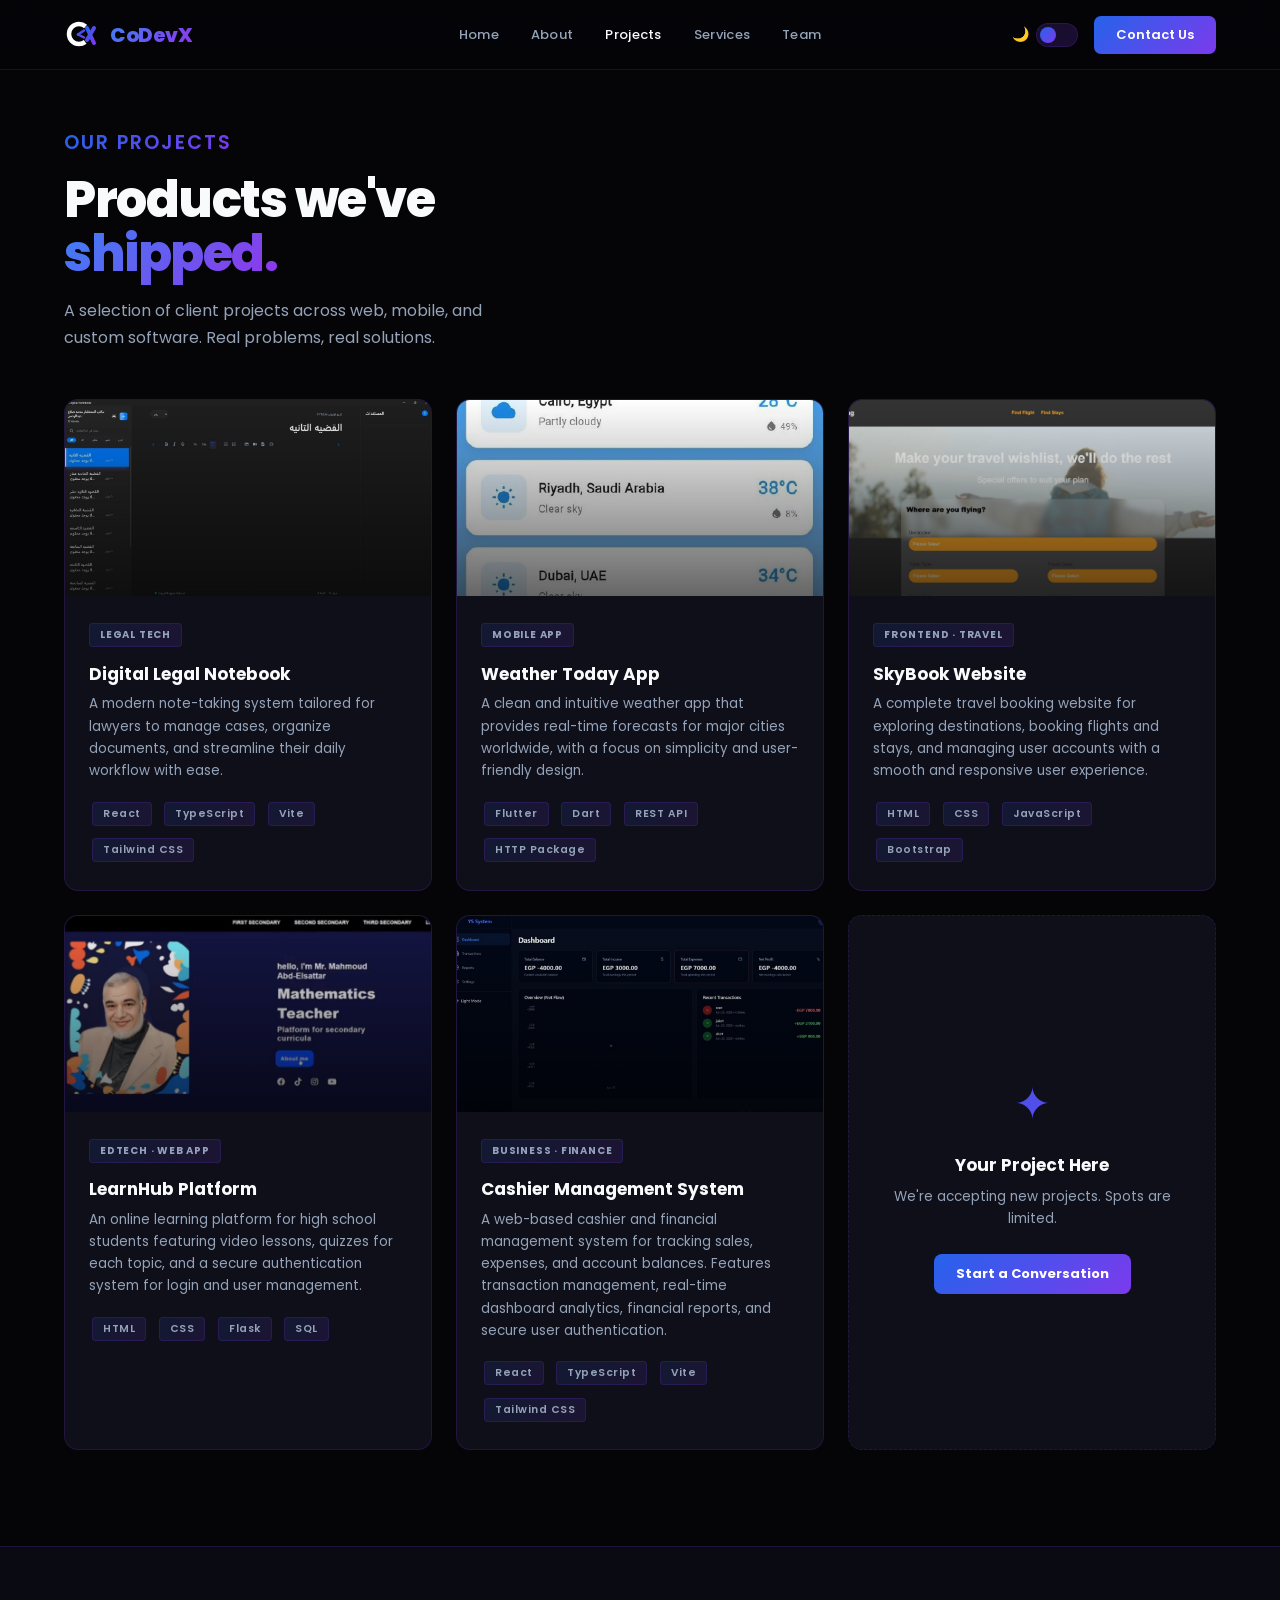
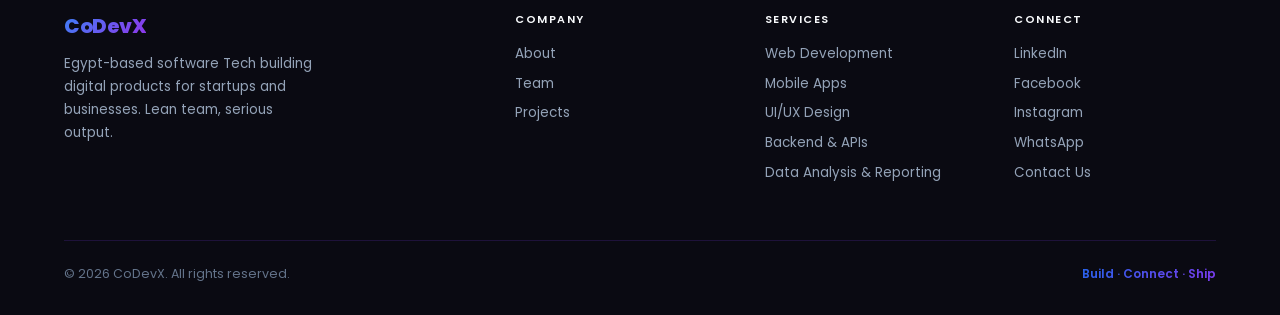
<file: work.html>
<!DOCTYPE html>
<html lang="en">
<head>
<meta charset="UTF-8"/>
<meta name="viewport" content="width=device-width,initial-scale=1"/>
<title>Projects — CoDevX</title>
<link rel="stylesheet" href="style.css"/>
<style>
.work-grid{display:grid;grid-template-columns:repeat(auto-fit,minmax(310px,1fr));gap:1.5rem;margin-top:3rem}
.work-card{background:var(--card);border:1px solid var(--border);border-radius:14px;overflow:hidden;transition:.3s}
.work-card:hover{border-color:rgba(124,58,237,.4);transform:translateY(-6px)}
.work-thumb {height: 196px;overflow: hidden;position: relative;}
.work-thumb img {width: 100%;height: 100%;object-fit: cover;display: block;transition: 0.4s;}
.work-card:hover .work-thumb img {transform: scale(1.05);}
.work-thumb::after {content: "";position: absolute;inset: 0;background: linear-gradient(180deg, transparent, rgba(0,0,0,0.6));}
.work-body{padding:1.5rem}
.work-tag{display:inline-block;font-size:10px;font-weight:700;background:linear-gradient(135deg,rgba(37,99,235,.12),rgba(124,58,237,.12));border:1px solid var(--border);border-radius:4px;padding:3px 10px;letter-spacing:.8px;text-transform:uppercase;margin-bottom:.85rem;color:var(--gray)}
.work-card h3{font-size:17px;font-weight:700;margin-bottom:.4rem}
.work-card p{font-size:13.5px;color:var(--gray);line-height:1.65}
.tech-tags{display:flex;gap:.4rem;margin-top:1rem;flex-wrap:wrap}
.work-empty{border-style:dashed;display:flex;align-items:center;justify-content:center;min-height:340px}
.work-empty-inner{text-align:center;padding:2rem}
.work-empty-icon{font-size:44px;margin-bottom:1rem;display:block;background:var(--grad);-webkit-background-clip:text;-webkit-text-fill-color:transparent;background-clip:text}
</style>
</head>
<body>

<main>
  <section style="padding-top:8rem">
    <div class="section-label" style="font-size: larger;">Our Projects</div>
    <h2 class="section-title">Products we've<br><span class="accent">shipped.</span></h2>
    <p class="section-sub">A selection of client projects across web, mobile, and custom software. Real problems, real solutions.</p>

    <div class="work-grid">

      <!-- 1 -->
      <div class="work-card fade-in">
        <div class="work-thumb">
          <img src="21.jpg" alt="Legal Notebook System">
        </div>
        <div class="work-body">
          <span class="work-tag">Legal Tech</span>
          <h3>Digital Legal Notebook</h3>
          <p>A modern note-taking system tailored for lawyers to manage cases, organize documents, and streamline their daily workflow with ease.</p>
          <div class="tech-tags">
            <span class="tag">React</span><span class="tag">TypeScript</span><span class="tag">Vite</span><span class="tag">Tailwind CSS</span>
          </div>
        </div>
      </div>

      <!-- 2 -->
      <div class="work-card fade-in">
        <div class="work-thumb">
          <img src="22.jpg" alt="Weather App UI">
        </div>
        <div class="work-body">
          <span class="work-tag">Mobile App</span>
          <h3>Weather Today App</h3>
          <p>A clean and intuitive weather app that provides real-time forecasts for major cities worldwide, with a focus on simplicity and user-friendly design.</p>
          <div class="tech-tags">
            <span class="tag">Flutter</span><span class="tag">Dart </span><span class="tag">REST API</span><span class="tag">HTTP Package</span>
          </div>
        </div>
      </div>

      <!-- 3 -->
      <div class="work-card fade-in">
        <div class="work-thumb">
          <img src="23.jpg" alt="Travel Booking Platform">
        </div>
        <div class="work-body">
          <span class="work-tag">Frontend · Travel</span>
          <h3>SkyBook Website</h3>
          <p>A complete travel booking website for exploring destinations, booking flights and stays, and managing user accounts with a smooth and responsive user experience.</p>
          <div class="tech-tags">
            <span class="tag">HTML</span><span class="tag">CSS</span><span class="tag">JavaScript</span><span class="tag">Bootstrap</span>
          </div>
        </div>
      </div>

      <!-- 4 -->
      <div class="work-card fade-in">
        <div class="work-thumb">
          <img src="24.jpg" alt="Online Learning Platform">
        </div>
        <div class="work-body">
          <span class="work-tag">EdTech · Web App</span>
          <h3>LearnHub Platform</h3>
          <p>An online learning platform for high school students featuring video lessons, quizzes for each topic, and a secure authentication system for login and user management.</p>
          <div class="tech-tags">
            <span class="tag">HTML</span><span class="tag">CSS</span><span class="tag">Flask</span><span class="tag">SQL</span>
          </div>
        </div>
      </div>

      <!-- 5 -->
      <div class="work-card fade-in">
        <div class="work-thumb">
          <img src="25.jpg" alt="Cashier">
        </div>
        <div class="work-body">
          <span class="work-tag">Business · Finance</span>
          <h3>Cashier Management System</h3>
          <p>A web-based cashier and financial management system for tracking sales, expenses, and account balances. Features transaction management, real-time dashboard analytics, financial reports, and secure user authentication.</p>
          <div class="tech-tags">
            <span class="tag">React</span><span class="tag">TypeScript</span><span class="tag">Vite</span><span class="tag">Tailwind CSS</span>
          </div>
        </div>
      </div>

      <!-- 6 — empty slot -->
      <div class="work-card work-empty fade-in">
        <div class="work-empty-inner">
          <span class="work-empty-icon">✦</span>
          <h3 style="margin-bottom:.5rem">Your Project Here</h3>
          <p style="font-size:13.5px;color:var(--gray);line-height:1.65;margin-bottom:1.5rem">We're accepting new projects. Spots are limited.</p>
          <a href="contact.html" class="btn-primary" style="font-size:13px;padding:10px 22px">Start a Conversation</a>
        </div>
      </div>

    </div>
  </section>
</main>

<script src="shared.js"></script>
</body>
</html>
</file>
<file: style.css>
@import url('https://fonts.googleapis.com/css2?family=Poppins:wght@300;400;500;600;700;800&display=swap');

*,*::before,*::after{box-sizing:border-box;margin:0;padding:0}

/* ── DARK MODE (default) ── */
:root{
  /* Brand from logo */
  --blue:#2563eb;
  --blue2:#3b82f6;
  --purple:#7c3aed;
  --purple2:#9333ea;
  --grad:linear-gradient(135deg,#2563eb,#7c3aed);
  --grad2:linear-gradient(135deg,#3b82f6,#9333ea);

  /* Backgrounds */
  --bg:#050508;
  --bg2:#0a0a12;
  --card:#0f0f1a;
  --card2:#141424;

  /* Text */
  --white:#f8fafc;
  --gray:#94a3b8;
  --gray2:#64748b;

  /* Borders */
  --border:rgba(124,58,237,0.18);
  --border2:rgba(37,99,235,0.2);

  /* Nav */
  --nav-bg:rgba(5,5,8,0.88);
}

/* ── LIGHT MODE ── */
body.light-mode{
  --bg:#f0f4ff;
  --bg2:#e8eeff;
  --card:#ffffff;
  --card2:#f5f7ff;
  --white:#0f0f1a;
  --gray:#475569;
  --gray2:#64748b;
  --border:rgba(124,58,237,0.2);
  --border2:rgba(37,99,235,0.25);
  --nav-bg:rgba(240,244,255,0.92);
}

html{scroll-behavior:smooth}
body{font-family:'Poppins',sans-serif;background:var(--bg);color:var(--white);overflow-x:hidden;min-height:100vh;transition:background .3s,color .3s}
a{text-decoration:none;color:inherit}
button{font-family:'Poppins',sans-serif;cursor:pointer;border:none;outline:none}

/* ── NAV ── */
nav{position:fixed;top:0;left:0;right:0;z-index:100;padding:0 5%;height:70px;display:flex;align-items:center;justify-content:space-between;background:var(--nav-bg);backdrop-filter:blur(16px);border-bottom:1px solid var(--border);transition:background .3s}
.nav-left{display:flex;align-items:center}
.logo{display:flex;align-items:center;gap:10px}
.logo img{height:36px;width:36px;object-fit:contain}
.logo-text{font-size:20px;font-weight:800;letter-spacing:-0.5px;background:var(--grad2);-webkit-background-clip:text;-webkit-text-fill-color:transparent;background-clip:text}
.nav-center{position:absolute;left:50%;transform:translateX(-50%);display:flex;gap:2rem;align-items:center}
.nav-center a{font-size:13px;font-weight:500;color:var(--gray);transition:color .2s;letter-spacing:.3px}
.nav-center a:hover,.nav-center a.active{color:var(--white)}
.nav-right{display:flex;align-items:center;gap:1rem}
.nav-cta{background:var(--grad);color:#fff!important;padding:9px 22px;border-radius:7px;font-size:13px;font-weight:600;transition:opacity .2s;-webkit-text-fill-color:#fff!important}
.nav-cta:hover{opacity:.88}

/* ── THEME TOGGLE ── */
.theme-toggle{width:42px;height:24px;border-radius:12px;background:var(--border);border:1px solid var(--border);position:relative;cursor:pointer;transition:.3s;flex-shrink:0}
.theme-toggle::after{content:'';position:absolute;top:3px;left:3px;width:16px;height:16px;border-radius:50%;background:var(--grad);transition:.3s}
body.light-mode .theme-toggle::after{left:21px}
.theme-toggle-wrap{display:flex;align-items:center;gap:7px}
.theme-toggle-wrap .ti{font-size:14px;color:var(--gray)}

.hamburger{display:none;flex-direction:column;gap:5px;background:none;padding:4px}
.hamburger span{width:22px;height:2px;background:var(--white);border-radius:2px;transition:.3s}
.mobile-menu{display:none;position:fixed;top:70px;left:0;right:0;background:var(--bg2);padding:1.5rem 5%;flex-direction:column;gap:1rem;z-index:99;border-bottom:1px solid var(--border)}
.mobile-menu a{font-size:15px;font-weight:500;color:var(--gray);padding:.5rem 0;border-bottom:1px solid var(--border)}
.mobile-menu a:last-child{border:none}
.mobile-menu.open{display:flex}

/* ── BUTTONS ── */
.btn-primary{background:var(--grad);color:#fff;padding:13px 30px;border-radius:8px;font-size:14px;font-weight:700;transition:.2s;display:inline-block;border:none;cursor:pointer}
.btn-primary:hover{opacity:.88;transform:translateY(-1px)}
.btn-ghost{border:1px solid var(--border);color:var(--white);padding:13px 30px;border-radius:8px;font-size:14px;font-weight:500;transition:.2s;display:inline-block;cursor:pointer;background:transparent}
.btn-ghost:hover{border-color:var(--purple);color:var(--purple2)}

/* ── SECTION LAYOUT ── */
section{padding:6rem 5%}
.section-label{font-size:11px;font-weight:600;background:var(--grad);-webkit-background-clip:text;-webkit-text-fill-color:transparent;background-clip:text;letter-spacing:2px;text-transform:uppercase;margin-bottom:1rem;display:inline-block}
.section-title{font-size:clamp(28px,4vw,50px);font-weight:800;line-height:1.08;letter-spacing:-1.5px;margin-bottom:1rem}
.accent{background:var(--grad2);-webkit-background-clip:text;-webkit-text-fill-color:transparent;background-clip:text}
.section-sub{color:var(--gray);font-size:16px;line-height:1.7;max-width:480px}

/* ── CARDS ── */
.svc-card{background:var(--card);border:1px solid var(--border);border-radius:14px;padding:2rem;transition:.3s;position:relative;overflow:hidden}
.svc-card::before{content:'';position:absolute;top:0;left:0;right:0;height:2px;background:var(--grad);transform:scaleX(0);transition:.3s;transform-origin:left}
.svc-card:hover::before{transform:scaleX(1)}
.svc-card:hover{border-color:rgba(124,58,237,.35);transform:translateY(-4px)}
.svc-icon{width:48px;height:48px;background:linear-gradient(135deg,rgba(37,99,235,.15),rgba(124,58,237,.15));border:1px solid var(--border);border-radius:10px;display:flex;align-items:center;justify-content:center;margin-bottom:1.25rem;font-size:22px}
.svc-card h3{font-size:17px;font-weight:700;margin-bottom:.6rem}
.svc-card p{font-size:13.5px;color:var(--gray);line-height:1.65}

/* ── GLOW BG ── */
.glow-purple{position:absolute;width:500px;height:500px;border-radius:50%;background:radial-gradient(circle,rgba(124,58,237,.1) 0%,transparent 70%);pointer-events:none}
.glow-blue{position:absolute;width:500px;height:500px;border-radius:50%;background:radial-gradient(circle,rgba(37,99,235,.1) 0%,transparent 70%);pointer-events:none}
.grid-bg{position:absolute;inset:0;background-image:linear-gradient(rgba(124,58,237,.03) 1px,transparent 1px),linear-gradient(90deg,rgba(37,99,235,.03) 1px,transparent 1px);background-size:60px 60px;pointer-events:none}

/* ── TAGS ── */
.tag{display:inline-block;font-size:10.5px;font-weight:600;background:linear-gradient(135deg,rgba(37,99,235,.12),rgba(124,58,237,.12));border:1px solid var(--border);border-radius:4px;padding:3px 10px;letter-spacing:.5px;color:var(--gray);margin:.2rem}

/* ── FOOTER ── */
footer{background:var(--bg2);border-top:1px solid var(--border);padding:4rem 5% 2rem}
.footer-top{display:grid;grid-template-columns:2fr 1fr 1fr 1fr;gap:3rem;margin-bottom:3rem}
.footer-brand p{font-size:13.5px;color:var(--gray);line-height:1.7;margin-top:.75rem;max-width:260px}
.footer-col h4{font-size:11px;font-weight:600;color:var(--white);letter-spacing:1.5px;text-transform:uppercase;margin-bottom:1rem}
.footer-col a{display:block;font-size:13.5px;color:var(--gray);margin-bottom:.6rem;transition:color .2s}
.footer-col a:hover{color:var(--white)}
.footer-bottom{border-top:1px solid var(--border);padding-top:1.5rem;display:flex;justify-content:space-between;align-items:center;flex-wrap:wrap;gap:1rem}
.footer-bottom p{font-size:12.5px;color:var(--gray2)}
.footer-tagline{font-size:12px;font-weight:600;background:var(--grad);-webkit-background-clip:text;-webkit-text-fill-color:transparent;background-clip:text}

/* ── CTA BAND ── */
.cta-band{background:linear-gradient(135deg,rgba(37,99,235,.07),rgba(124,58,237,.07));border:1px solid var(--border);border-radius:20px;padding:5rem 4rem;text-align:center;margin:0 5% 6rem}
.cta-band h2{font-size:clamp(28px,4vw,48px);font-weight:800;letter-spacing:-1.5px;margin-bottom:1rem}
.cta-band p{color:var(--gray);font-size:16px;margin-bottom:2.5rem}

/* ── TOAST ── */
.toast{position:fixed;bottom:2rem;right:2rem;background:var(--card2);border:1px solid var(--purple);border-radius:10px;padding:1rem 1.5rem;display:flex;align-items:center;gap:.75rem;font-size:14px;font-weight:500;z-index:999;transform:translateX(120%);transition:.4s cubic-bezier(.34,1.56,.64,1)}
.toast.show{transform:translateX(0)}

/* ── FADE IN ── */
.fade-in{opacity:0;transform:translateY(24px);transition:opacity .6s ease,transform .6s ease}
.fade-in.visible{opacity:1;transform:translateY(0)}

/* ── FORM ── */
.form-group{margin-bottom:1.25rem}
.form-group label{display:block;font-size:11px;font-weight:600;color:var(--gray);letter-spacing:.8px;margin-bottom:.5rem;text-transform:uppercase}
.form-group input,.form-group textarea,.form-group select{width:100%;background:var(--bg2);border:1px solid var(--border);border-radius:8px;padding:12px 16px;font-family:'Poppins',sans-serif;font-size:14px;color:var(--white);transition:.2s;resize:none}
.form-group input::placeholder,.form-group textarea::placeholder{color:var(--gray2)}
.form-group input:focus,.form-group textarea:focus,.form-group select:focus{outline:none;border-color:var(--purple);box-shadow:0 0 0 3px rgba(124,58,237,.12)}
.form-group textarea{height:130px}
.form-group select option{background:var(--bg2)}
.form-row{display:grid;grid-template-columns:1fr 1fr;gap:1rem}

/* ── RESPONSIVE ── */
@media(max-width:768px){
  .nav-center{display:none}
  .hamburger{display:flex}
  .nav-right .nav-cta{display:none}
  .footer-top{grid-template-columns:1fr 1fr}
  .form-row{grid-template-columns:1fr}
  .cta-band{padding:3rem 2rem;margin:0 3% 4rem}
  section{padding:4rem 5%}
}
@media(max-width:480px){
  .footer-top{grid-template-columns:1fr}
}
</file>
